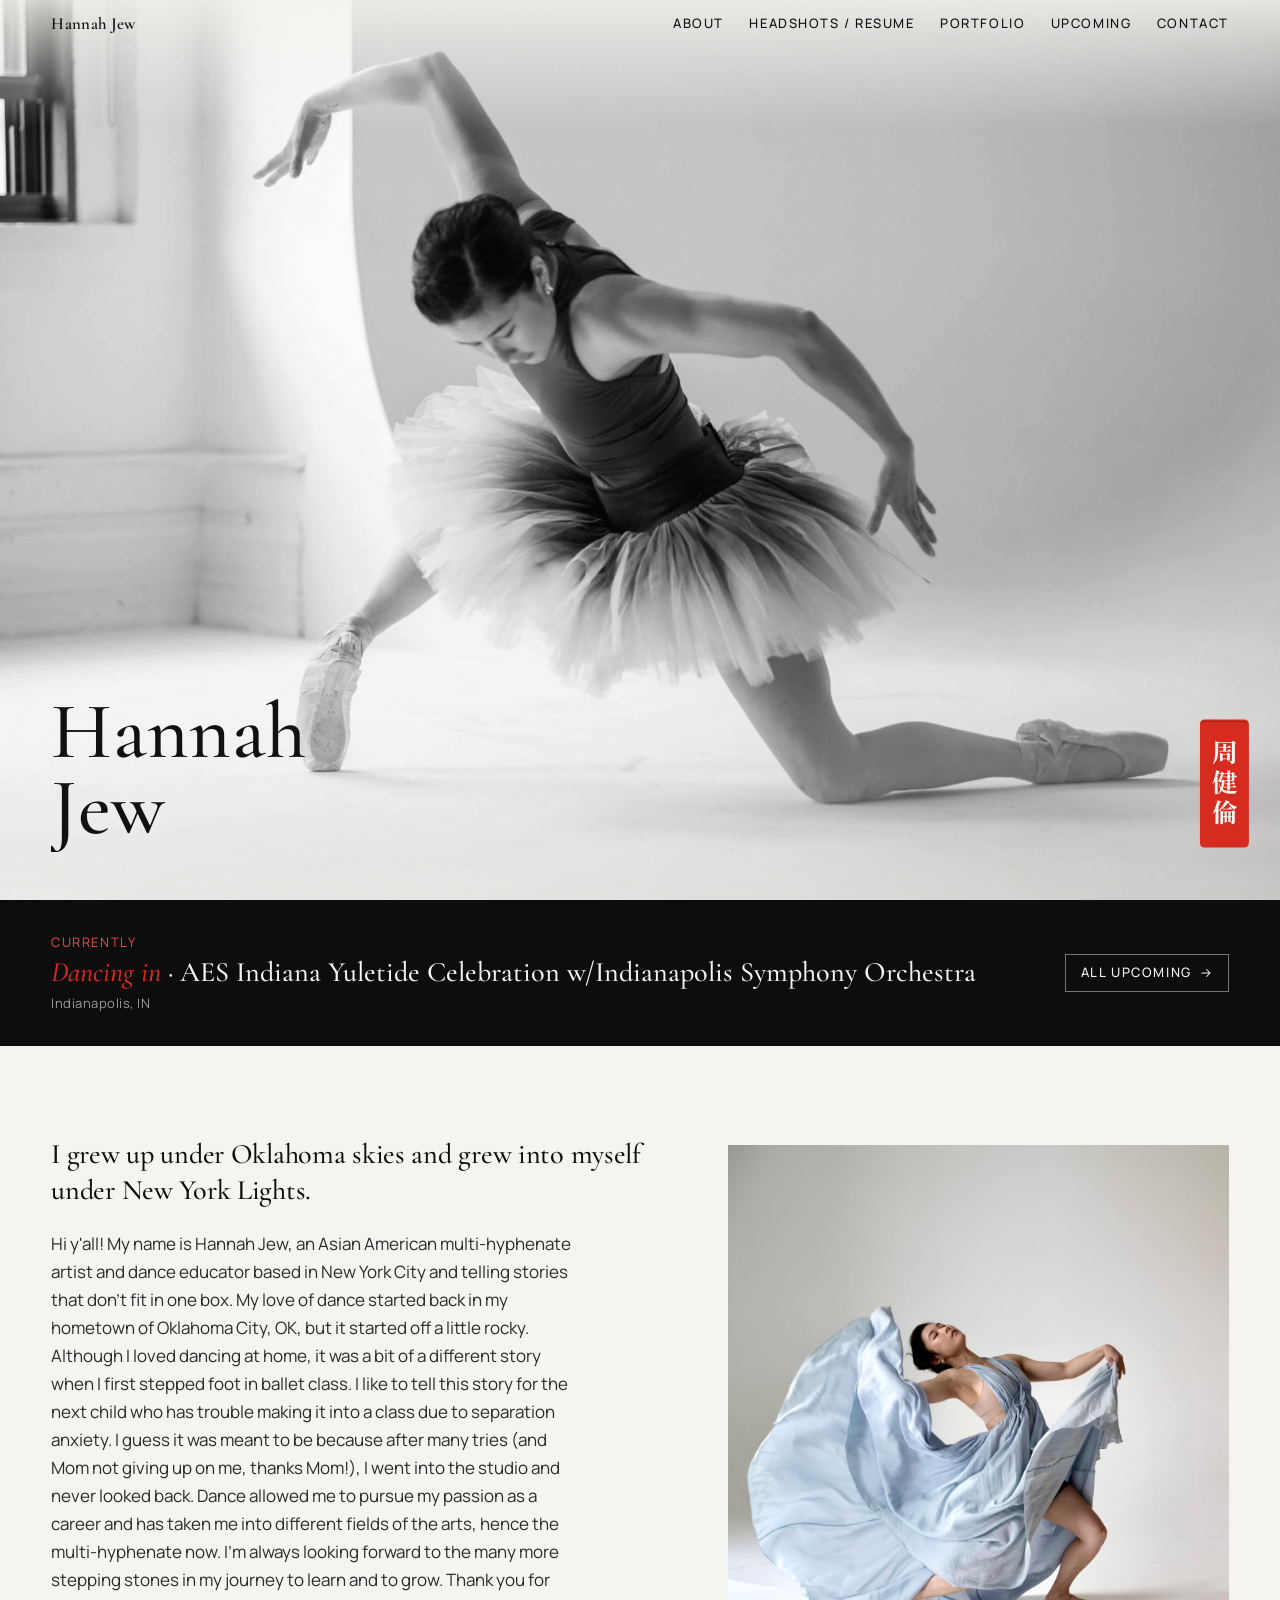
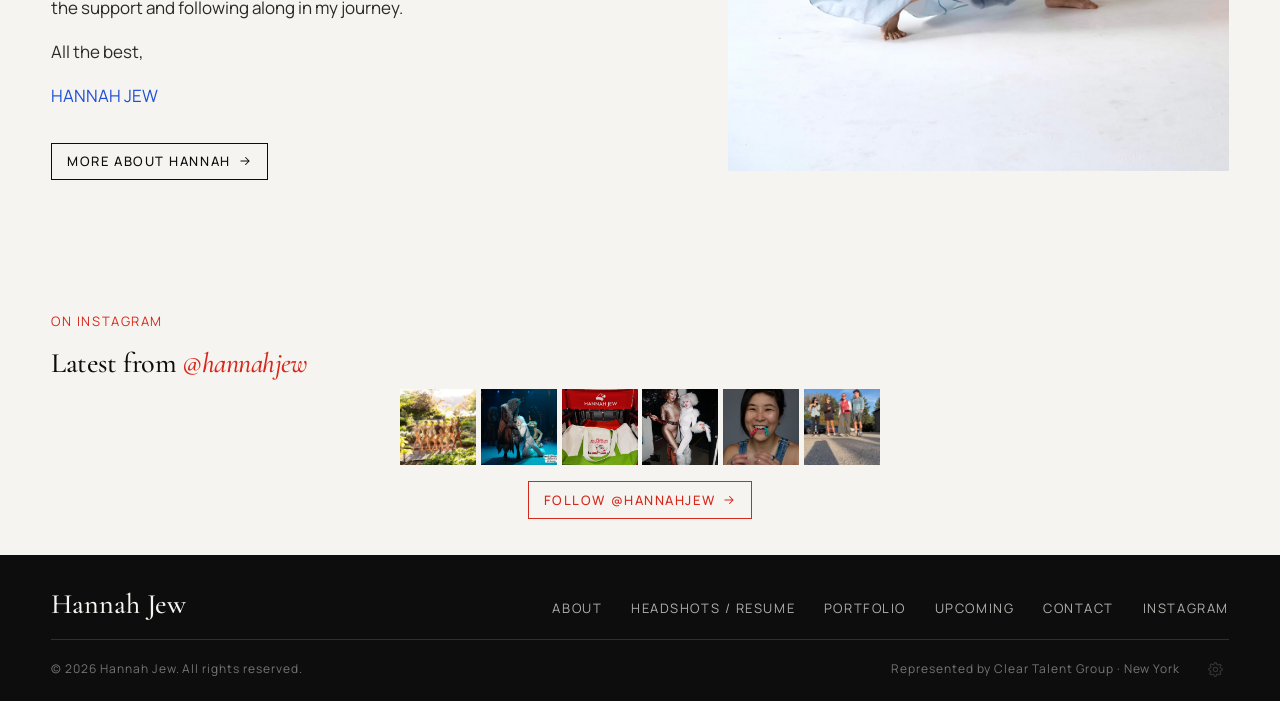
<file: index.html>
<!DOCTYPE html>
<html lang="en">
<head>
  <meta charset="UTF-8" />
  <meta name="viewport" content="width=device-width, initial-scale=1.0" />
  <title>Hannah Jew</title>
  <meta name="description" content="Hannah Jew 周健倫 is a NYC-based multi-hyphenate artist: dancer, choreographer, and educator. AEA. The King and I National Tour, New York City Opera, Nai-Ni Chen Dance Company." />
  <meta property="og:title" content="Hannah Jew" />
  <meta property="og:description" content="Dancer · Choreographer · Educator · New York City" />
  <meta property="og:image" content="https://hannahcjew.com/assets/img/hero-tutu-bw.jpg" />
  <link rel="preconnect" href="https://fonts.googleapis.com" />
  <link rel="preconnect" href="https://fonts.gstatic.com" crossorigin />
  <link href="https://fonts.googleapis.com/css2?family=Cormorant+Garamond:ital,wght@0,400;0,500;0,600;0,700;1,400;1,500;1,600&family=Manrope:wght@400;500;600;700&family=Noto+Serif+TC:wght@500;600;700&display=swap" rel="stylesheet" />
  <link rel="stylesheet" href="assets/css/style.css?v=2026-09-01b" />
  <link rel="icon" href="favicon-32.png" type="image/png" sizes="32x32" />
  <link rel="icon" href="favicon-512.png" type="image/png" sizes="512x512" />
  <link rel="apple-touch-icon" href="apple-touch-icon.png" />
</head>
<body>

  <header class="nav">
    <a class="nav__brand" href="index.html">
      <span>Hannah Jew</span>
    </a>
    <button class="nav__toggle" aria-label="Menu" aria-expanded="false">
      <span></span><span></span><span></span>
    </button>
    <nav class="nav__links">
      <a href="about.html">About</a>
      <a href="headshots.html">Headshots &amp; Resume</a>
      <a href="portfolio.html">Portfolio</a>
      <a href="upcoming.html">Upcoming</a>
      <a href="contact.html">Contact</a>
    </nav>
  </header>

  <main>
    <section class="hero">
      <div class="hero__img">
        <img data-home-hero src="assets/img/hero-tutu-bw.jpg" alt="Hannah Jew in a tutu and pointe shoes, folded forward in an expressive pose" fetchpriority="high" />
      </div>
      <div class="hero__content">
        <h1 class="hero__name" aria-label="Hannah Jew">
          <span class="line"><span class="split" aria-hidden="true">Hannah</span></span>
          <span class="line"><em class="split" aria-hidden="true">Jew</em></span>
        </h1>
        <div class="hero__zh-block">
          <span class="seal seal--hero" lang="zh-Hant">周健倫</span>
        </div>
      </div>
    </section>

    <section class="next-show">
      <div class="container will-reveal">
        <p class="kicker" data-home-next-kicker>Next on stage</p>
        <h2 data-home-next-title><em>CATS</em> · Victoria</h2>
        <p class="meta" data-home-next-venue>Beef &amp; Boards Dinner Theatre · Indianapolis, IN</p>
        <a class="btn" data-home-next-link href="upcoming.html">Dates &amp; tickets <svg class="i" viewBox="0 0 24 24" width="14" height="14" aria-hidden="true" fill="none" stroke="currentColor" stroke-width="1.8" stroke-linecap="round" stroke-linejoin="round"><path d="M5 12h14M13 6l6 6-6 6"/></svg></a>
      </div>
    </section>

    <section class="container">
      <div class="intro">
        <div class="will-reveal">
          <h2 data-home-headline>A multi-hyphenate artist moving between <em>ballet, Broadway, and heritage</em>, telling stories that don't fit in one box.</h2>
          <div class="home-body" data-home-body></div>
          <a class="btn" href="about.html"><span data-page-text="home.aboutCta">More about Hannah</span> <svg class="i" viewBox="0 0 24 24" width="14" height="14" aria-hidden="true" fill="none" stroke="currentColor" stroke-width="1.8" stroke-linecap="round" stroke-linejoin="round"><path d="M5 12h14M13 6l6 6-6 6"/></svg></a>
        </div>
        <figure class="intro__img will-reveal">
          <img data-home-intro-img src="assets/img/green-leotard.jpg" alt="Hannah Jew in a green leotard, arms curved in a sculptural contemporary shape" loading="lazy" />
        </figure>
      </div>
    </section>

    <section class="insta">
      <div class="container">
        <div class="page-head will-reveal">
          <p class="kicker" data-page-text="home.instaKicker">On Instagram</p>
          <h1 data-page-text="home.instaHeading">Latest from <em>@hannahjew</em></h1>
        </div>
        <div class="insta-grid">
          <a href="https://www.instagram.com/hannahjew" target="_blank" rel="noopener"><img src="assets/img/insta/insta-1.jpg" alt="Recent Instagram post from @hannahjew" loading="lazy" /></a>
          <a href="https://www.instagram.com/hannahjew" target="_blank" rel="noopener"><img src="assets/img/insta/insta-2.jpg" alt="" loading="lazy" /></a>
          <a href="https://www.instagram.com/hannahjew" target="_blank" rel="noopener"><img src="assets/img/insta/insta-3.jpg" alt="" loading="lazy" /></a>
          <a href="https://www.instagram.com/hannahjew" target="_blank" rel="noopener"><img src="assets/img/insta/insta-4.jpg" alt="" loading="lazy" /></a>
          <a href="https://www.instagram.com/hannahjew" target="_blank" rel="noopener"><img src="assets/img/insta/insta-5.jpg" alt="" loading="lazy" /></a>
          <a href="https://www.instagram.com/hannahjew" target="_blank" rel="noopener"><img src="assets/img/insta/insta-6.jpg" alt="" loading="lazy" /></a>
        </div>
        <p class="insta-follow will-reveal">
          <a class="btn btn--red" href="https://www.instagram.com/hannahjew" target="_blank" rel="noopener"><span data-page-text="home.instaCta">Follow @hannahjew</span> <svg class="i" viewBox="0 0 24 24" width="14" height="14" aria-hidden="true" fill="none" stroke="currentColor" stroke-width="1.8" stroke-linecap="round" stroke-linejoin="round"><path d="M5 12h14M13 6l6 6-6 6"/></svg></a>
        </p>
      </div>
    </section>
  </main>

  <footer class="footer">
    <div class="footer__top">
      <p class="footer__name">Hannah Jew</p>
      <nav class="footer__links">
        <a href="about.html">About</a>
        <a href="headshots.html">Headshots &amp; Resume</a>
        <a href="portfolio.html">Portfolio</a>
        <a href="upcoming.html">Upcoming</a>
        <a href="contact.html">Contact</a>
        <a href="https://www.instagram.com/hannahjew" target="_blank" rel="noopener">Instagram</a>
      </nav>
    </div>
    <div class="footer__bottom">
      <span>© <span data-year>2026</span> Hannah Jew. All rights reserved.</span>
      <span data-page-text="footer.note">Represented by Clear Talent Group · New York</span>
    </div>
  </footer>

  <script src="assets/js/config.js?v=2026-09-01b"></script>
  <script src="assets/js/main.js?v=2026-09-01b"></script>
  <script src="assets/js/content.js?v=2026-09-01b"></script>
  <script src="assets/js/studio.js?v=2026-09-01b"></script>
</body>
</html>
</file>
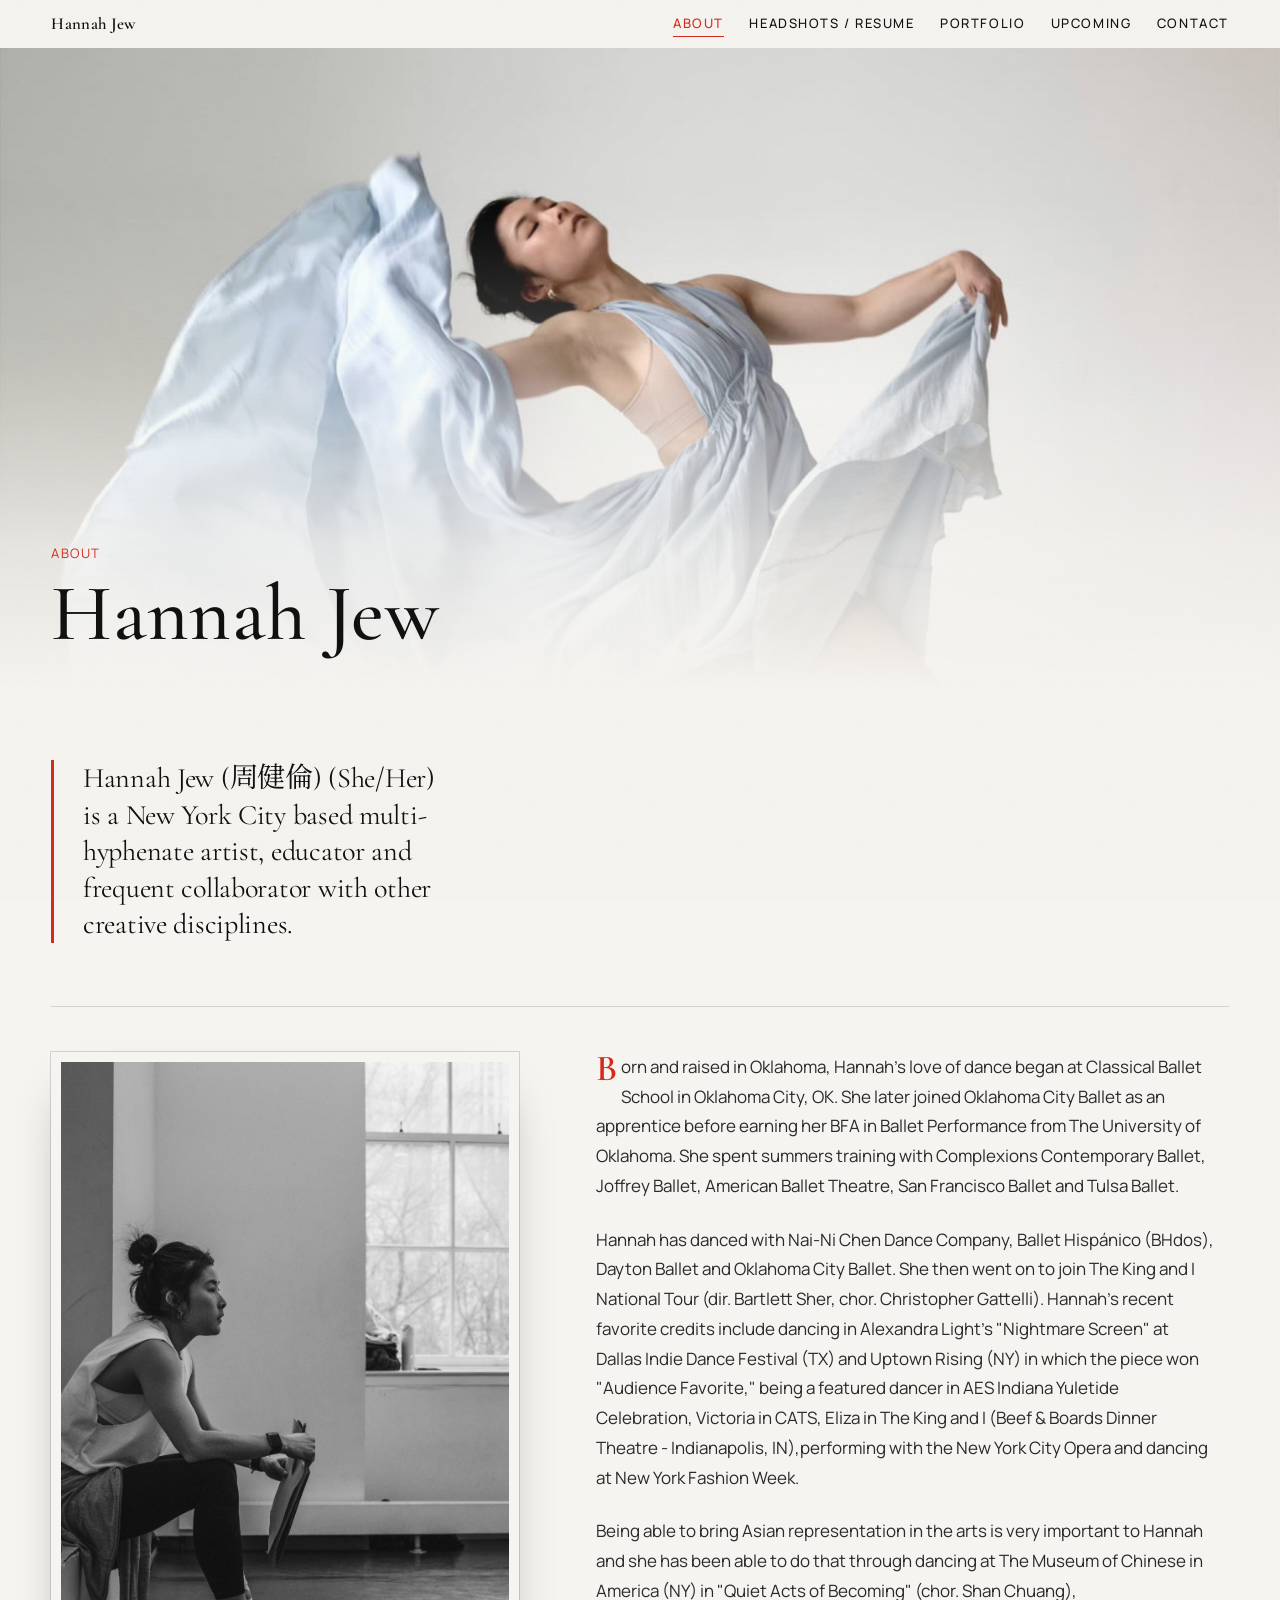
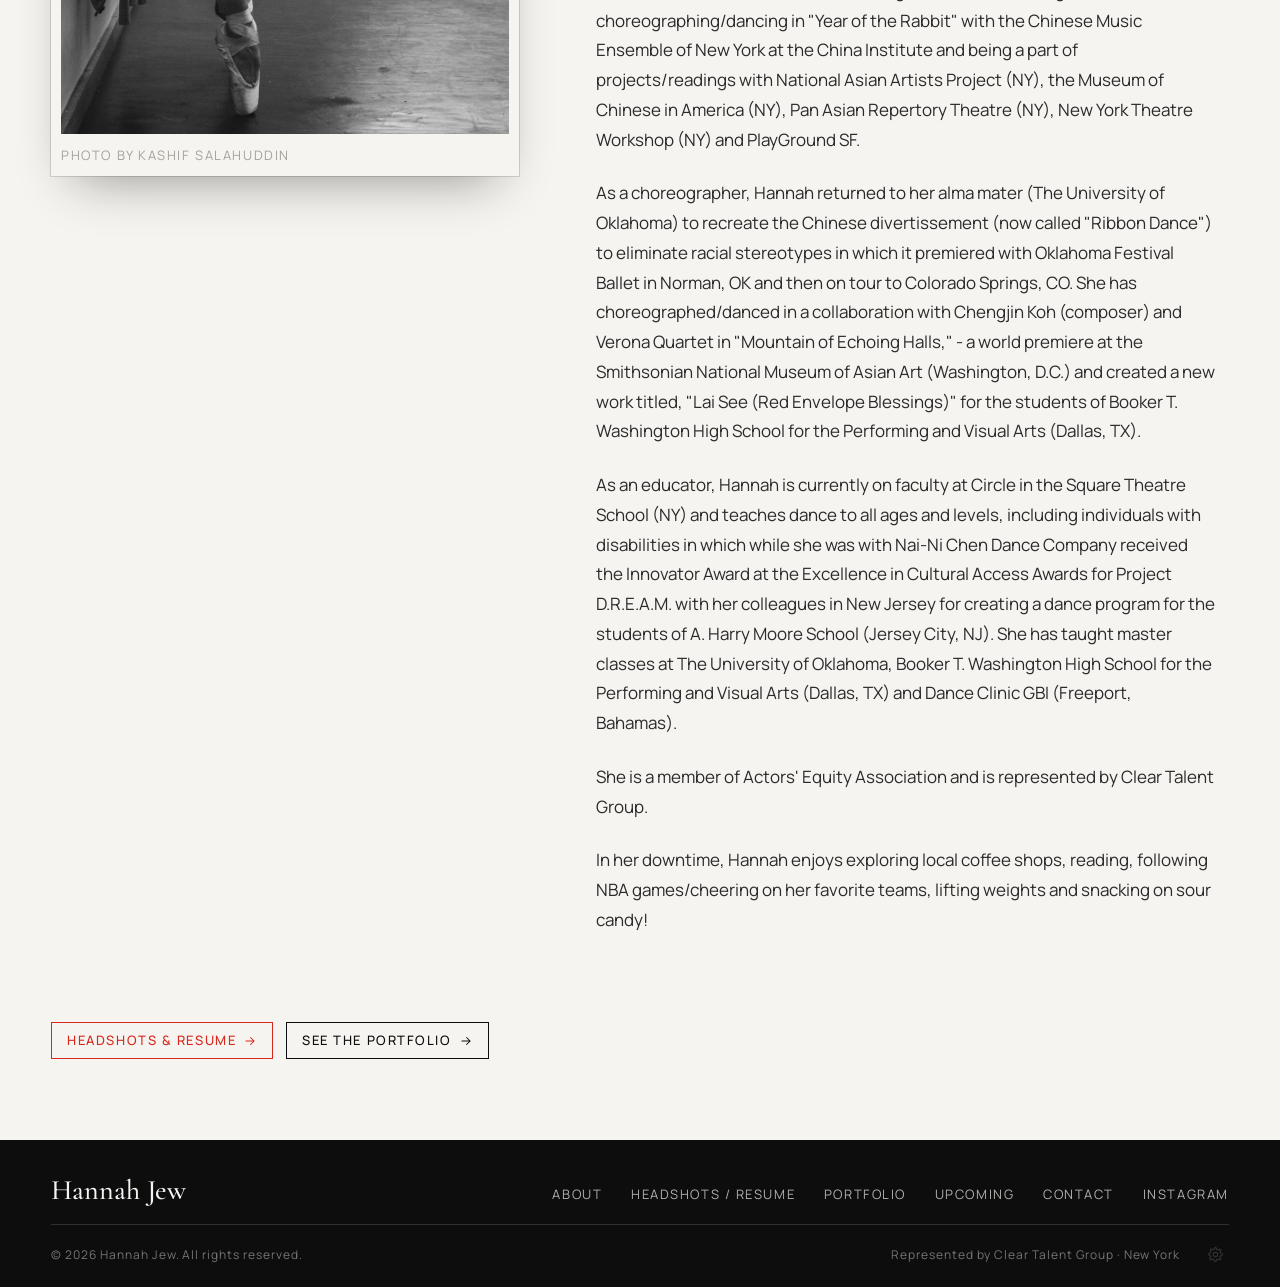
<file: about.html>
<!DOCTYPE html>
<html lang="en">
<head>
  <meta charset="UTF-8" />
  <meta name="viewport" content="width=device-width, initial-scale=1.0" />
  <title>Hannah Jew</title>
  <meta name="description" content="About Hannah Jew, a NYC-based dancer, choreographer, and educator. BFA Ballet Performance, The University of Oklahoma. AEA." />
  <link rel="preconnect" href="https://fonts.googleapis.com" />
  <link rel="preconnect" href="https://fonts.gstatic.com" crossorigin />
  <link href="https://fonts.googleapis.com/css2?family=Cormorant+Garamond:ital,wght@0,400;0,500;0,600;0,700;1,400;1,500;1,600&family=Manrope:wght@400;500;600;700&family=Noto+Serif+TC:wght@500;600;700&display=swap" rel="stylesheet" />
  <link rel="stylesheet" href="assets/css/style.css?v=2026-09-01b" />
  <link rel="icon" href="favicon-32.png" type="image/png" sizes="32x32" />
  <link rel="icon" href="favicon-512.png" type="image/png" sizes="512x512" />
  <link rel="apple-touch-icon" href="apple-touch-icon.png" />
</head>
<body class="page-magazine">

  <header class="nav is-scrolled">
    <a class="nav__brand" href="index.html">
      <span>Hannah Jew</span>
    </a>
    <button class="nav__toggle" aria-label="Menu" aria-expanded="false">
      <span></span><span></span><span></span>
    </button>
    <nav class="nav__links">
      <a href="about.html" class="is-active">About</a>
      <a href="headshots.html">Headshots &amp; Resume</a>
      <a href="portfolio.html">Portfolio</a>
      <a href="upcoming.html">Upcoming</a>
      <a href="contact.html">Contact</a>
    </nav>
  </header>

  <main>
    <section class="cover">
      <div class="cover__img">
        <img data-about-cover src="assets/img/blue-dress-flow.jpg" alt="Hannah Jew mid-turn, a pale blue dress sweeping around her" fetchpriority="high" />
      </div>
      <div class="cover__head">
        <p class="kicker" data-page-text="about.kicker">About</p>
        <h1 data-page-text="about.heading">Hannah Jew</h1>
        <p class="cover__credit" data-about-cover-credit></p>
      </div>
    </section>

    <div class="container">
      <p class="about-lead will-reveal" data-about-lead></p>

      <div class="about-feature">
        <figure class="about-portrait will-reveal">
          <img data-about-img src="assets/img/green-leotard.jpg" alt="Hannah Jew in a green leotard" loading="lazy" />
          <figcaption>
            <span data-about-caption></span>
            <span class="credit" data-about-credit></span>
          </figcaption>
        </figure>
        <div class="about-body will-reveal" data-about-copy>
          <!-- paragraphs come from site.json -->
        </div>
      </div>

      <div class="about-cta will-reveal">
        <a class="btn btn--red" href="headshots.html"><span data-page-text="about.ctaHeadshots">Headshots &amp; resume</span> <svg class="i" viewBox="0 0 24 24" width="14" height="14" aria-hidden="true" fill="none" stroke="currentColor" stroke-width="1.8" stroke-linecap="round" stroke-linejoin="round"><path d="M5 12h14M13 6l6 6-6 6"/></svg></a>
        <a class="btn" href="portfolio.html"><span data-page-text="about.ctaPortfolio">See the portfolio</span> <svg class="i" viewBox="0 0 24 24" width="14" height="14" aria-hidden="true" fill="none" stroke="currentColor" stroke-width="1.8" stroke-linecap="round" stroke-linejoin="round"><path d="M5 12h14M13 6l6 6-6 6"/></svg></a>
      </div>
    </div>
  </main>

  <footer class="footer">
    <div class="footer__top">
      <p class="footer__name">Hannah Jew</p>
      <nav class="footer__links">
        <a href="about.html">About</a>
        <a href="headshots.html">Headshots &amp; Resume</a>
        <a href="portfolio.html">Portfolio</a>
        <a href="upcoming.html">Upcoming</a>
        <a href="contact.html">Contact</a>
        <a href="https://www.instagram.com/hannahjew" target="_blank" rel="noopener">Instagram</a>
      </nav>
    </div>
    <div class="footer__bottom">
      <span>© <span data-year>2026</span> Hannah Jew. All rights reserved.</span>
      <span data-page-text="footer.note">Represented by Clear Talent Group · New York</span>
    </div>
  </footer>

  <script src="assets/js/config.js?v=2026-09-01b"></script>
  <script src="assets/js/main.js?v=2026-09-01b"></script>
  <script src="assets/js/content.js?v=2026-09-01b"></script>
  <script src="assets/js/studio.js?v=2026-09-01b"></script>
</body>
</html>
</file>
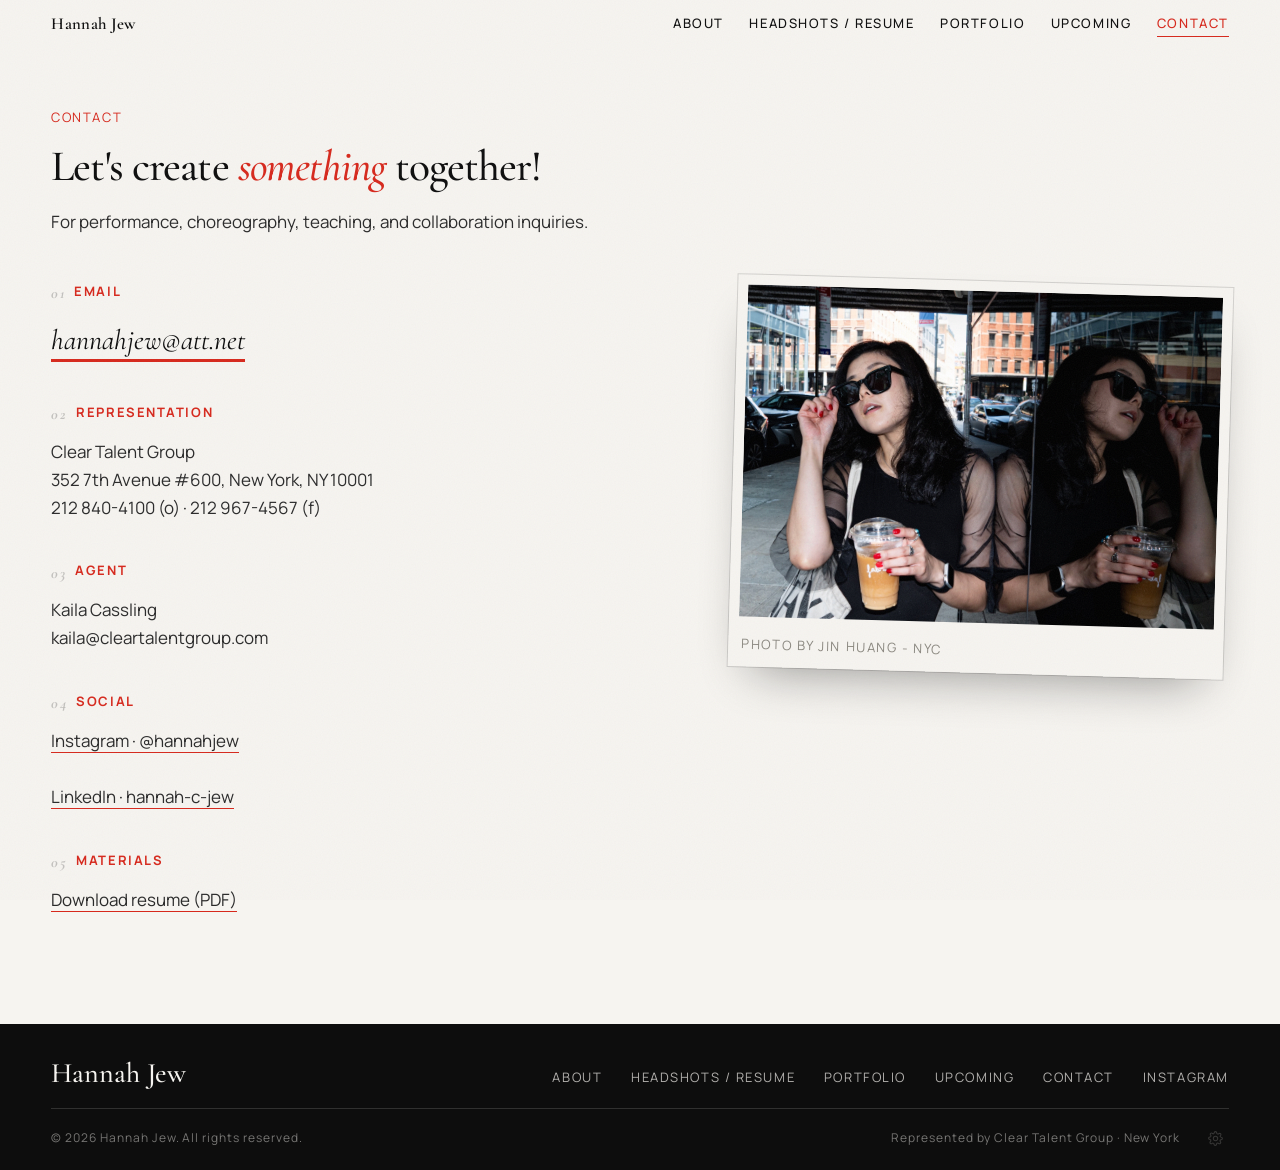
<file: contact.html>
<!DOCTYPE html>
<html lang="en">
<head>
  <meta charset="UTF-8" />
  <meta name="viewport" content="width=device-width, initial-scale=1.0" />
  <title>Hannah Jew</title>
  <meta name="description" content="Contact Hannah Jew for performance, choreography, and teaching inquiries. Represented by Clear Talent Group, New York." />
  <link rel="preconnect" href="https://fonts.googleapis.com" />
  <link rel="preconnect" href="https://fonts.gstatic.com" crossorigin />
  <link href="https://fonts.googleapis.com/css2?family=Cormorant+Garamond:ital,wght@0,400;0,500;0,600;0,700;1,400;1,500;1,600&family=Manrope:wght@400;500;600;700&family=Noto+Serif+TC:wght@500;600;700&display=swap" rel="stylesheet" />
  <link rel="stylesheet" href="assets/css/style.css?v=2026-09-01b" />
  <link rel="icon" href="favicon-32.png" type="image/png" sizes="32x32" />
  <link rel="icon" href="favicon-512.png" type="image/png" sizes="512x512" />
  <link rel="apple-touch-icon" href="apple-touch-icon.png" />
</head>
<body class="page-poster">

  <header class="nav is-scrolled">
    <a class="nav__brand" href="index.html">
      <span>Hannah Jew</span>
    </a>
    <button class="nav__toggle" aria-label="Menu" aria-expanded="false">
      <span></span><span></span><span></span>
    </button>
    <nav class="nav__links">
      <a href="about.html">About</a>
      <a href="headshots.html">Headshots &amp; Resume</a>
      <a href="portfolio.html">Portfolio</a>
      <a href="upcoming.html">Upcoming</a>
      <a href="contact.html" class="is-active">Contact</a>
    </nav>
  </header>

  <main class="page">
    <div class="container">
      <div class="page-head will-reveal">
        <p class="kicker" data-page-text="contact.kicker">Contact</p>
        <h1 data-contact-headline>Let's make <em>something</em></h1>
        <p class="sub" data-contact-sub>For performance, choreography, teaching, and collaboration inquiries.</p>
      </div>

      <div class="contact-grid">
        <div data-stagger>
          <div class="contact-block">
            <h3 data-page-text="contact.labelEmail">Email</h3>
            <a class="big" data-contact-email href="mailto:hannahjew@att.net">hannahjew@att.net</a>
          </div>
          <div class="contact-block">
            <h3 data-page-text="contact.labelRep">Representation</h3>
            <p data-contact-rep></p>
          </div>
          <div class="contact-block">
            <h3 data-page-text="contact.labelAgent">Agent</h3>
            <p data-contact-agent></p>
          </div>
          <div class="contact-block">
            <h3 data-page-text="contact.labelSocial">Social</h3>
            <p data-contact-social></p>
          </div>
          <div class="contact-block">
            <h3 data-page-text="contact.labelMaterials">Materials</h3>
            <p data-contact-materials></p>
          </div>
        </div>

        <figure class="will-reveal">
          <img data-contact-img src="assets/img/street-mirror.jpg" alt="Hannah in sunglasses reflected in a mirrored wall on a New York street" loading="lazy" />
          <figcaption data-contact-caption>New York City</figcaption>
        </figure>
      </div>
    </div>
  </main>

  <footer class="footer">
    <div class="footer__top">
      <p class="footer__name">Hannah Jew</p>
      <nav class="footer__links">
        <a href="about.html">About</a>
        <a href="headshots.html">Headshots &amp; Resume</a>
        <a href="portfolio.html">Portfolio</a>
        <a href="upcoming.html">Upcoming</a>
        <a href="contact.html">Contact</a>
        <a href="https://www.instagram.com/hannahjew" target="_blank" rel="noopener">Instagram</a>
      </nav>
    </div>
    <div class="footer__bottom">
      <span>© <span data-year>2026</span> Hannah Jew. All rights reserved.</span>
      <span data-page-text="footer.note">Represented by Clear Talent Group · New York</span>
    </div>
  </footer>

  <script src="assets/js/config.js?v=2026-09-01b"></script>
  <script src="assets/js/main.js?v=2026-09-01b"></script>
  <script src="assets/js/content.js?v=2026-09-01b"></script>
  <script src="assets/js/studio.js?v=2026-09-01b"></script>
</body>
</html>
</file>
<file: assets/css/style.css>
/* ============================================================
   HANNAH JEW 周健倫 · hannahcjew.com
   Design system: ink black / warm paper white / seal-stamp red
   Type: Cormorant Garamond (display serif) · Manrope (UI/body)
         Noto Serif TC (Chinese)
   ============================================================ */

:root {
  --ink: #0d0d0d;
  --ink-rgb: 13 13 13;
  --ink-soft: #2a2a2a;
  --paper: #f6f4f0;
  --paper-rgb: 246 244 240;
  --paper-dim: #ece9e3;
  --red: #d7281c;          /* vermillion, Chinese seal-paste red */
  --red-deep: #b01f15;
  --grey: #8a877f;
  --line: rgb(var(--ink-rgb) / 0.14);

  --font-display: "Cormorant Garamond", "Noto Serif TC", Georgia, serif;
  --font-ui: "Manrope", "Helvetica Neue", Arial, sans-serif;
  --sans: var(--font-ui);
  --font-tc: "Noto Serif TC", "Songti TC", "SimSun", serif;

  --nav-h: 48px;
  --pad: clamp(1.25rem, 4vw, 3.5rem);
  --ease-out: cubic-bezier(0.16, 1, 0.3, 1);

  --text-xs: 0.75rem;
  --text-sm: 0.8125rem;
  --text-body: 1.0625rem;
  --text-h2: clamp(1.35rem, 2.2vw, 1.8rem);
  --text-h1: clamp(1.85rem, 3.4vw, 2.75rem);
  --text-display: clamp(2.4rem, 6.4vw, 5rem);
  --ls-label: 0.12em;
}

/* ============================================================
   THEMES
   Five looks, all switchable from the dropdown in the nav.
   The default is set in assets/js/config.js.
   1. seal      · paper white / ink / vermillion (the original)
   2. noir      · ink black stage, paper text, red spotlight
   3. porcelain · gallery white with cobalt blue (Chinese porcelain)
   4. crimson   · deep red curtain, gold-cream text
   5. jade      · soft celadon paper with deep jade green
   ============================================================ */

[data-theme="noir"] {
  --ink: #f2efe9;
  --ink-rgb: 242 239 233;
  --ink-soft: #c9c5bd;
  --paper: #0e0d0c;
  --paper-rgb: 14 13 12;
  --paper-dim: #191715;
  --red: #ff3b2e;
  --red-deep: #d7281c;
  --grey: #7d7a73;
  --line: rgb(var(--ink-rgb) / 0.16);
}

[data-theme="porcelain"] {
  --ink: #101728;
  --ink-rgb: 16 23 40;
  --ink-soft: #33405c;
  --paper: #f5f7fa;
  --paper-rgb: 245 247 250;
  --paper-dim: #e8edf4;
  --red: #1b4fd8;
  --red-deep: #143ca8;
  --grey: #828b9c;
  --line: rgb(var(--ink-rgb) / 0.13);
}

[data-theme="crimson"] {
  --ink: #f7ead8;
  --ink-rgb: 247 234 216;
  --ink-soft: #d9c6ae;
  --paper: #2a0705;
  --paper-rgb: 42 7 5;
  --paper-dim: #3a0f0c;
  --red: #ff4a3d;
  --red-deep: #e03325;
  --grey: #a08672;
  --line: rgb(var(--ink-rgb) / 0.18);
}

[data-theme="jade"] {
  --ink: #12241c;
  --ink-rgb: 18 36 28;
  --ink-soft: #33503f;
  --paper: #eff3ec;
  --paper-rgb: 239 243 236;
  --paper-dim: #e2e9dd;
  --red: #0e7a4f;
  --red-deep: #0a5c3b;
  --grey: #7f8f82;
  --line: rgb(var(--ink-rgb) / 0.14);
}

/* ------------------------------------------------------------
   THEME AMBIENCE
   Each theme gets its own living background layer:
   noir      · a stage spotlight that follows the cursor
   porcelain · slow-drifting pools of blue light
   crimson   · a silky sheen sweeping across the curtain
   jade      · soft mist breathing across the page
   ------------------------------------------------------------ */
body::before {
  content: "";
  position: fixed;
  inset: -25%;
  pointer-events: none;
  z-index: 8990;
  opacity: 0;
  transition: opacity 1.2s var(--ease-out);
}

[data-theme="noir"] body::before {
  inset: 0; /* spotlight tracks the cursor in viewport coordinates */
  opacity: 1;
  background: radial-gradient(
    46rem circle at var(--mx, 50%) var(--my, 30%),
    rgb(255 233 195 / 0.11),
    rgb(255 233 195 / 0.04) 42%,
    transparent 68%
  );
  mix-blend-mode: screen;
}

[data-theme="porcelain"] body::before {
  opacity: 1;
  background:
    radial-gradient(40rem 26rem at 16% 22%, rgb(27 79 216 / 0.08), transparent 68%),
    radial-gradient(46rem 30rem at 86% 74%, rgb(27 79 216 / 0.06), transparent 68%);
  animation: ambientDrift 24s ease-in-out infinite alternate;
}

[data-theme="crimson"] body::before {
  opacity: 1;
  background: linear-gradient(
    105deg,
    transparent 32%,
    rgb(255 170 110 / 0.10) 46%,
    rgb(255 170 110 / 0.04) 52%,
    transparent 64%
  );
  background-size: 280% 100%;
  animation: ambientSheen 10s ease-in-out infinite;
}

[data-theme="jade"] body::before {
  opacity: 1;
  background:
    radial-gradient(44rem 26rem at 24% 78%, rgb(14 122 79 / 0.08), transparent 70%),
    radial-gradient(38rem 24rem at 80% 18%, rgb(14 122 79 / 0.05), transparent 70%);
  animation: ambientDrift 30s ease-in-out infinite alternate;
}

@keyframes ambientDrift {
  to { transform: translate3d(4%, -3%, 0) scale(1.08); }
}
@keyframes ambientSheen {
  0% { background-position: 130% 0; }
  60% { background-position: -30% 0; }
  100% { background-position: -30% 0; }
}

/* theme-change sweep: view transition circle reveal */
::view-transition-old(root),
::view-transition-new(root) {
  animation: none;
  mix-blend-mode: normal;
}
/* fallback crossfade for browsers without view transitions */
html.theme-fading,
html.theme-fading * {
  transition: background-color 0.6s var(--ease-out), color 0.6s var(--ease-out),
    border-color 0.6s var(--ease-out) !important;
}

/* ---------- reset ---------- */
*, *::before, *::after { box-sizing: border-box; margin: 0; padding: 0; }
html { scroll-behavior: smooth; font-optical-sizing: auto; }
body {
  font-family: var(--font-ui);
  background: var(--paper);
  color: var(--ink);
  font-size: var(--text-body);
  line-height: 1.65;
  -webkit-font-smoothing: antialiased;
  overflow-x: hidden;
  min-height: 100svh;
  display: flex;
  flex-direction: column;
}
main { flex: 1; }
img { display: block; max-width: 100%; height: auto; }
a { color: inherit; text-decoration: none; }
ul { list-style: none; }
button { font: inherit; background: none; border: none; cursor: pointer; color: inherit; }

::selection { background: var(--red); color: var(--paper); }

/* subtle film grain over everything */
body::after {
  content: "";
  position: fixed;
  inset: 0;
  pointer-events: none;
  z-index: 9000;
  opacity: 0.05;
  background-image: url("data:image/svg+xml,%3Csvg xmlns='http://www.w3.org/2000/svg' width='120' height='120'%3E%3Cfilter id='n'%3E%3CfeTurbulence type='fractalNoise' baseFrequency='0.85' numOctaves='2'/%3E%3C/filter%3E%3Crect width='120' height='120' filter='url(%23n)'/%3E%3C/svg%3E");
}

/* ---------- seal stamp (logo) ---------- */
.seal {
  display: inline-flex;
  align-items: center;
  justify-content: center;
  background: var(--red);
  color: var(--paper);
  font-family: var(--font-tc);
  font-weight: 700;
  writing-mode: vertical-rl;
  letter-spacing: 0.18em;
  border-radius: 3px;
  box-shadow: 0 1px 0 rgba(0,0,0,0.25) inset, 0 0 0 1.5px var(--red);
  outline: 1px solid transparent;
  user-select: none;
  line-height: 1;
}
.seal--nav {
  font-size: 0.78rem;
  padding: 0.5em 0.32em;
  transform: rotate(0.001deg);
}
.seal--hero {
  font-size: clamp(1.1rem, 2.2vw, 1.6rem);
  padding: 0.65em 0.4em;
  transform: none;
  animation: sealStamp 1s 1.15s var(--ease-out) both;
}
@keyframes sealStamp {
  from { opacity: 0; transform: scale(1.08); }
  to { opacity: 1; transform: none; }
}
.seal--footer { font-size: 0.9rem; padding: 0.6em 0.38em; }

/* ---------- navigation ---------- */
.nav {
  position: fixed;
  top: 0; left: 0; right: 0;
  z-index: 1000;
  height: var(--nav-h);
  display: flex;
  align-items: center;
  justify-content: space-between;
  padding: 0 var(--pad);
  transition: background 0.4s var(--ease-out), box-shadow 0.4s var(--ease-out);
}
/* the blur lives on a pseudo-element: backdrop-filter on the nav
   itself would trap the fixed fullscreen mobile menu inside the bar */
.nav::before {
  content: "";
  position: absolute;
  inset: 0;
  z-index: -1;
  background: rgb(var(--paper-rgb) / 0.88);
  backdrop-filter: blur(14px);
  -webkit-backdrop-filter: blur(14px);
  opacity: 0;
  transition: opacity 0.4s var(--ease-out);
}
.nav.is-scrolled::before { opacity: 1; }
.nav.is-scrolled { box-shadow: 0 1px 0 var(--line); }
.nav__brand {
  display: flex;
  align-items: center;
  gap: 0.75rem;
  font-family: var(--font-display);
  font-weight: 600;
  font-size: 1.05rem;
  letter-spacing: 0.02em;
}
.nav__brand .zh {
  font-family: var(--font-tc);
  font-size: 0.95rem;
  color: var(--ink-soft);
}
.nav__links {
  display: flex;
  gap: clamp(0.85rem, 2vw, 1.7rem);
  align-items: center;
}
.nav__links a {
  font-size: var(--text-sm);
  font-weight: 500;
  letter-spacing: var(--ls-label);
  text-transform: uppercase;
  position: relative;
  padding: 0.2em 0;
}
.nav__links a::after {
  content: "";
  position: absolute;
  left: 0; bottom: 0;
  width: 100%; height: 1.5px;
  background: var(--red);
  transform: scaleX(0);
  transform-origin: right;
  transition: transform 0.35s var(--ease-out);
}
.nav__links a:hover::after,
.nav__links a.is-active::after { transform: scaleX(1); transform-origin: left; }
.nav__links a.is-active { color: var(--red); }
.nav-chip {
  display: inline-flex;
  align-items: center;
  position: relative;
}
.nav-chip.is-nav-hidden { display: none; }
body.hj-edit .nav-chip.is-nav-hidden { display: inline-flex; }
body.hj-edit .nav-chip.is-nav-hidden a { opacity: 0.4; }
.nav-chip__x {
  display: none;
  position: absolute;
  top: -0.55rem;
  right: -0.7rem;
  width: 18px;
  height: 18px;
  border-radius: 999px;
  border: 1px solid var(--line);
  background: var(--paper);
  color: var(--ink);
  font-size: 0.75rem;
  line-height: 1;
  cursor: pointer;
  place-items: center;
  z-index: 3;
}
body.hj-edit .nav-chip__x { display: grid; }
.nav-chip__x:hover { background: var(--red); border-color: var(--red); color: #fff; }

.nav__toggle {
  display: none;
  z-index: 1102;
  width: 32px; height: 32px;
  position: relative;
}
.nav__toggle span {
  position: absolute;
  left: 8px; right: 8px;
  height: 2px;
  background: currentColor;
  transition: transform 0.35s var(--ease-out), opacity 0.25s;
}
.nav__toggle span:nth-child(1) { top: 8px; }
.nav__toggle span:nth-child(2) { top: 15px; }
.nav__toggle span:nth-child(3) { top: 22px; }
.nav__toggle[aria-expanded="true"] span:nth-child(1) { transform: translateY(7px) rotate(45deg); }
.nav__toggle[aria-expanded="true"] span:nth-child(2) { opacity: 0; }
.nav__toggle[aria-expanded="true"] span:nth-child(3) { transform: translateY(-7px) rotate(-45deg); }

@media (max-width: 820px) {
  .nav__toggle { display: block; }
  /* the mobile menu becomes a playbill of its own:
     numbered italic serif entries rising in one after another,
     with the Chinese name watermarked down the right edge */
  .nav__links {
    position: fixed;
    inset: 0;
    z-index: 1100;
    flex-direction: column;
    align-items: flex-start;
    justify-content: center;
    gap: 1.3rem;
    padding-left: clamp(2rem, 10vw, 4rem);
    background: var(--ink);
    color: var(--paper);
    /* circular wipe out of the hamburger corner */
    clip-path: circle(0px at calc(100% - 40px) 38px);
    pointer-events: none;
    transition: clip-path 0.65s var(--ease-out);
  }
  .nav__links.is-open {
    clip-path: circle(150% at calc(100% - 40px) 38px);
    pointer-events: auto;
  }
  .nav__links a {
    font-family: var(--font-display);
    font-style: italic;
    font-weight: 400;
    font-size: clamp(1.55rem, 5.5vw, 2.05rem);
    letter-spacing: 0.01em;
    text-transform: none;
    opacity: 0;
    transform: translateY(26px);
    transition: opacity 0.5s var(--ease-out), transform 0.5s var(--ease-out);
  }
  .nav__links a::after { height: 2px; bottom: 0.06em; }
  .nav__links.is-open a { opacity: 1; transform: none; }
  .nav__links.is-open .nav-chip:nth-child(1) a { transition-delay: 0.08s; }
  .nav__links.is-open .nav-chip:nth-child(2) a { transition-delay: 0.15s; }
  .nav__links.is-open .nav-chip:nth-child(3) a { transition-delay: 0.22s; }
  .nav__links.is-open .nav-chip:nth-child(4) a { transition-delay: 0.29s; }
  .nav__links.is-open .nav-chip:nth-child(5) a { transition-delay: 0.36s; }
  body.nav-open { overflow: hidden; }
  body.nav-open .nav__toggle { color: var(--paper); }
}

/* ---------- hero (home) ---------- */
.hero {
  position: relative;
  min-height: 100svh;
  display: grid;
  grid-template-columns: 1fr;
  grid-template-rows: 1fr auto; /* name block takes the space, ticker pins to the bottom edge */
  overflow: hidden;
  background: var(--paper);
}
.hero__img {
  position: absolute;
  inset: 0;
  overflow: hidden;
  animation: heroReveal 1.5s var(--ease-out) both;
}
@keyframes heroReveal {
  from { opacity: 0; clip-path: inset(0 0 14% 0); }
  to { opacity: 1; clip-path: inset(0 0 0 0); }
}
.hero__img img {
  width: 100%; height: 100%;
  object-fit: cover;
  object-position: center 30%;
  filter: none;
  transform-origin: 50% 35%;
  animation: kenBurns 30s ease-in-out infinite alternate;
  transition: filter 1s var(--ease-out);
}
@keyframes kenBurns {
  from { transform: scale(1.02); }
  to { transform: scale(1.14) translateX(-1.5%); }
}
/* the hero photograph stays black and white in every theme;
   only noir deepens the contrast slightly for its darker stage */
[data-theme="noir"] .hero__img img {
  filter: contrast(1.08) brightness(0.92);
}
.hero__img::after {
  content: "";
  position: absolute; inset: 0;
  pointer-events: none;
  background:
    linear-gradient(to bottom, rgb(var(--paper-rgb) / 0.85) 0%, rgb(var(--paper-rgb) / 0) 14%),
    linear-gradient(to top, rgb(var(--paper-rgb) / 0.55) 0%, rgb(var(--paper-rgb) / 0) 26%);
}
.hero__content {
  position: relative;
  z-index: 2;
  align-self: end;
  padding: 0 var(--pad) clamp(2.5rem, 6vh, 5rem);
  display: flex;
  align-items: flex-end;
  justify-content: space-between;
  gap: 2rem;
  flex-wrap: wrap;
}
.hero__name {
  font-family: var(--font-display);
  font-weight: 500;
  font-size: var(--text-display);
  line-height: 0.95;
  letter-spacing: 0.005em;
}
.hero__name .line {
  display: block;
  overflow: hidden;
  padding-bottom: 0.08em;
  margin-bottom: -0.08em;
}
.hero__name em {
  /* upright: Bodoni's italic capital J reads oddly at display sizes */
  font-style: normal;
  font-weight: 500;
  color: inherit;
}
.hero__name .char {
  display: inline-block;
  transform: translateY(118%) rotate(5deg);
  transform-origin: 0 100%;
  animation: charUp 1s var(--ease-out) forwards;
  animation-delay: calc(0.3s + var(--i) * 0.06s);
}
@keyframes charUp {
  to { transform: translateY(0) rotate(0); }
}
.hero__zh-block {
  display: flex;
  align-items: flex-end;
  gap: 1rem;
  margin-left: auto;
  translate: 1.15rem 0;
}
.fade-in {
  opacity: 0;
  animation: fadeIn 1.2s 0.9s var(--ease-out) forwards;
}
@keyframes fadeIn { to { opacity: 1; } }

/* ---------- generic page scaffolding ---------- */
.page {
  padding-top: calc(var(--nav-h) + clamp(2rem, 6vh, 4.5rem));
  padding-bottom: clamp(3rem, 8vh, 6rem);
}
.container {
  width: min(1200px, 100% - 2 * var(--pad));
  margin-inline: auto;
}

/* Full-bleed bars (nav, hero, covers, footer) line their contents up with
   the .container measure so every left and right edge matches down the page. */
.nav,
.hero__content,
.cover__head,
.footer { padding-inline: max(var(--pad), calc((100% - 1200px) / 2)); }

.page-head { margin-bottom: clamp(2rem, 5vh, 4rem); }
.page-head .kicker {
  display: inline-flex;
  align-items: center;
  gap: 0.6rem;
  font-size: var(--text-sm);
  letter-spacing: var(--ls-label);
  text-transform: uppercase;
  color: var(--red);
  margin-bottom: 1rem;
}
.page-head h1 {
  font-family: var(--font-display);
  font-weight: 500;
  font-size: var(--text-h1);
  line-height: 1.05;
  letter-spacing: -0.02em;
}
.page-head h1 em { font-style: italic; color: var(--red); }
.page-head .sub {
  margin-top: 1.1rem;
  max-width: 56ch;
  color: var(--ink-soft);
  font-size: var(--text-body);
}

/* scroll-reveal */
/* every page eases in as a whole before its sections take the stage */
main {
  animation: pageEnter 0.9s var(--ease-out) both;
}
@keyframes pageEnter {
  from { opacity: 0; }
  to { opacity: 1; }
}

/* sections rise softly out of a slight blur, like focus being pulled */
.will-reveal {
  opacity: 0;
  transform: translateY(34px);
  filter: blur(7px);
  transition:
    opacity 1.1s var(--ease-out),
    transform 1.1s var(--ease-out),
    filter 0.9s var(--ease-out);
}
.will-reveal.is-visible { opacity: 1; transform: none; filter: none; }

/* [data-stagger] grids cascade child by child; --d is set in main.js */
[data-stagger] > * {
  opacity: 0;
  transform: translateY(32px) scale(0.985);
  transition:
    opacity 1s var(--ease-out) calc(var(--d, 0) * 120ms),
    transform 1s var(--ease-out) calc(var(--d, 0) * 120ms);
}
[data-stagger].is-visible > * { opacity: 1; transform: none; }

/* portrait photos settle out of a slow zoom as their page reveals */
.about-portrait,
.contact-grid figure { overflow: hidden; }
.about-portrait img,
.contact-grid figure img {
  transform: scale(1.06);
  transition: transform 1.6s var(--ease-out);
}
.about-portrait.is-visible img,
.contact-grid figure.is-visible img { transform: scale(1); }

/* ---------- buttons ---------- */
.btn {
  display: inline-flex;
  align-items: center;
  gap: 0.45rem;
  padding: 0.55em 1.15em;
  border: 1px solid var(--ink);
  font-size: var(--text-sm);
  font-weight: 500;
  letter-spacing: var(--ls-label);
  text-transform: uppercase;
  transition: background 0.3s var(--ease-out), color 0.3s var(--ease-out), border-color 0.3s;
}
.btn:hover { background: var(--ink); color: var(--paper); }
.btn--red { border-color: var(--red); color: var(--red); }
.btn--red:hover { background: var(--red); color: var(--paper); }
.btn--solid { background: var(--ink); color: var(--paper); }
.btn--solid:hover { background: var(--red); border-color: var(--red); }
.i {
  display: inline-block;
  flex-shrink: 0;
  vertical-align: -0.12em;
}
.hj-item-tools button .i,
.filter-chip__x .i,
.nav-chip__x .i,
.work-player__close .i,
.lightbox__close .i {
  display: block;
}

/* ---------- home: intro strip ---------- */
.intro {
  display: grid;
  grid-template-columns: 1.1fr 0.9fr;
  gap: clamp(2rem, 5vw, 5rem);
  align-items: center;
  padding-block: clamp(4rem, 10vh, 7rem);
}
.intro h2 {
  font-family: var(--font-display);
  font-weight: 500;
  font-size: var(--text-h2);
  line-height: 1.3;
  letter-spacing: -0.01em;
}
.intro h2 em { font-style: italic; color: var(--red); }
.intro p { margin-top: 1.3rem; color: var(--ink-soft); max-width: 52ch; }
.home-body { margin-top: 1.3rem; max-width: 52ch; }
.home-body p { color: var(--ink-soft); }
.home-body p + p { margin-top: 1rem; }
.intro .btn { margin-top: 2rem; }
.intro__img {
  position: relative;
}
.intro__img img {
  width: 100%;
  aspect-ratio: 4 / 5;
  object-fit: cover;
  /* the photo settles out of a slow zoom as it reveals */
  transform: scale(1.07);
  transition: transform 1.6s var(--ease-out);
}
.intro__img.is-visible img { transform: scale(1); }
@media (max-width: 820px) {
  .intro { grid-template-columns: 1fr; }
}

/* ---------- home: category cards ---------- */
.cats {
  display: grid;
  grid-template-columns: repeat(4, 1fr);
  gap: 1px;
  background: var(--line);
  border-block: 1px solid var(--line);
}
.cat-card {
  position: relative;
  background: var(--paper);
  aspect-ratio: 3 / 4;
  overflow: hidden;
  display: block;
}
.cat-card img {
  width: 100%; height: 100%;
  object-fit: cover;
  transition: transform 0.8s var(--ease-out);
}
.cat-card:hover img { transform: scale(1.045); }
.cat-card__label {
  position: absolute;
  left: 0; right: 0; bottom: 0;
  padding: 1.1rem 1.2rem;
  display: flex;
  align-items: center;
  justify-content: space-between;
  background: linear-gradient(to top, rgb(var(--ink-rgb) / 0.72), transparent);
  color: var(--paper);
  font-size: var(--text-sm);
  font-weight: 600;
  letter-spacing: var(--ls-label);
  text-transform: uppercase;
}
.cat-card__label .arrow { transition: transform 0.35s var(--ease-out); }
.cat-card:hover .arrow { transform: translateX(6px); color: var(--red); }
@media (max-width: 820px) {
  /* on phones the categories become a swipeable film strip */
  .cats {
    display: flex;
    overflow-x: auto;
    scroll-snap-type: x mandatory;
    gap: 1rem;
    background: none;
    border-block: none;
    padding: 0.4rem var(--pad) 1.4rem;
    scrollbar-width: none;
  }
  .cats::-webkit-scrollbar { display: none; }
  .cat-card {
    flex: 0 0 74%;
    scroll-snap-align: center;
    border-radius: 8px;
  }
  .cat-card img { border-radius: 8px; }
  .cat-card__label { border-radius: 0 0 8px 8px; }
}

/* ---------- home: next performance, right under the hero ---------- */
.next-show {
  background: var(--ink);
  color: var(--paper);
  padding-block: clamp(1.4rem, 3.5vh, 2.1rem);
}
.next-show .container {
  display: grid;
  grid-template-columns: 1fr auto;
  align-items: center;
  column-gap: clamp(1.2rem, 3vw, 2.4rem);
  row-gap: 0.28rem;
}
.next-show .kicker {
  grid-column: 1;
  color: color-mix(in srgb, var(--red) 80%, white);
  font-size: var(--text-sm);
  letter-spacing: var(--ls-label);
  text-transform: uppercase;
}
.next-show h2 {
  grid-column: 1;
  font-family: var(--font-display);
  font-weight: 500;
  font-size: var(--text-h2);
  line-height: 1.1;
  color: var(--paper);
}
.next-show h2 em { font-style: italic; color: var(--red); }
.next-show .meta {
  grid-column: 1;
  color: rgb(var(--paper-rgb) / 0.62);
  font-size: var(--text-sm);
  letter-spacing: 0.04em;
}
.next-show .btn {
  grid-column: 2;
  grid-row: 1 / span 3;
  align-self: center;
  margin: 0;
  color: var(--paper);
  border-color: rgb(var(--paper-rgb) / 0.45);
}
.next-show .btn:hover { background: var(--paper); color: var(--ink); }

/* ---------- page cover: a full-bleed photo with the title over it ---------- */
.cover {
  position: relative;
  margin-top: var(--nav-h);
  height: clamp(380px, 72vh, 640px);
  overflow: hidden;
}
.cover__img { position: absolute; inset: 0; }
.cover__img img {
  width: 100%;
  height: 100%;
  object-fit: cover;
  object-position: 50% 32%;
  /* the cover settles out of a slow drift */
  animation: aboutCover 14s var(--ease-out) forwards;
}
@keyframes aboutCover {
  from { transform: scale(1.12); }
  to { transform: scale(1); }
}
.cover__img::after {
  content: "";
  position: absolute;
  inset: 0;
  pointer-events: none;
  background: linear-gradient(
    to top,
    var(--paper) 0%,
    rgb(var(--paper-rgb) / 0.82) 22%,
    rgb(var(--paper-rgb) / 0.2) 55%,
    transparent 78%
  );
}
.cover__head {
  position: absolute;
  left: 0;
  right: 0;
  bottom: clamp(1.4rem, 4vh, 2.6rem);
  animation: riseIn 1s 0.25s var(--ease-out) both;
}
.cover__head .kicker {
  font-size: var(--text-sm);
  letter-spacing: var(--ls-label);
  text-transform: uppercase;
  color: var(--red);
  margin-bottom: 0.7rem;
}
.cover__head h1 {
  font-family: var(--font-display);
  font-weight: 500;
  font-size: var(--text-display);
  line-height: 0.95;
  letter-spacing: 0.005em;
}
.cover__credit {
  margin-top: 0.5rem;
  font-family: var(--sans);
  font-size: var(--text-sm);
  letter-spacing: var(--ls-label);
  text-transform: uppercase;
  color: var(--grey);
}
.cover__credit:empty { display: none; }

.about-lead {
  max-width: 30ch;
  margin: clamp(2.6rem, 8vh, 5rem) 0 clamp(2.4rem, 7vh, 4rem);
  font-family: var(--font-display);
  font-size: var(--text-h2);
  line-height: 1.3;
  letter-spacing: -0.01em;
  color: var(--ink);
}

.about-feature {
  display: grid;
  grid-template-columns: 0.85fr 1.15fr;
  gap: clamp(2.5rem, 6vw, 5.5rem);
  align-items: start;
  padding-top: clamp(2rem, 5vh, 3rem);
  border-top: 1px solid var(--line);
}
.about-portrait {
  position: sticky;
  top: calc(var(--nav-h) + 1.5rem);
  margin: 0;
}
.about-portrait img { width: 100%; display: block; }
.about-portrait figcaption {
  margin-top: 0.7rem;
  font-family: var(--sans);
  font-size: var(--text-sm);
  letter-spacing: var(--ls-label);
  text-transform: uppercase;
  color: var(--grey);
}
.about-portrait figcaption .credit { display: block; margin-top: 0.25rem; opacity: 0.75; }
.about-portrait figcaption .credit:empty { display: none; }

.about-cta {
  display: flex;
  flex-wrap: wrap;
  gap: 0.8rem;
  margin: clamp(2.5rem, 7vh, 4.5rem) 0 clamp(3rem, 9vh, 6rem);
}

@media (max-width: 820px) {
  .cover { height: clamp(340px, 58vh, 460px); }
  .about-lead { max-width: none; }
  .about-feature { grid-template-columns: 1fr; }
  .about-portrait { position: static; max-width: 380px; }
}

.about-body p {
  margin-bottom: 1.5rem;
  font-size: var(--text-body);
  line-height: 1.75;
  color: var(--ink-soft);
  max-width: 62ch;
}
.about-body p:first-of-type::first-letter {
  font-family: var(--font-display);
  font-size: 2.15em;
  font-weight: 600;
  float: left;
  line-height: 0.82;
  padding: 0.06em 0.12em 0 0;
  color: var(--red);
}

/* ============================================================
   PAGE PERSONALITIES
   Every interior page gets its own design language:
   headshots · a dark streaming-service screen (billboard + shelves)
   portfolio · a gallery wall (masonry, hover reveals)
   upcoming  · a theatre playbill (centered, giant dates)
   contact   · a typographic poster
   about     · a magazine spread (drop cap, oversized lede)
   ============================================================ */

/* ---------- headshots & resume ---------- */
/* a headshot is framed tight, so keep the face high in the crop */
body.page-plate .cover__img img { object-position: 50% 18%; }

.resume-block {
  margin: clamp(1rem, 3vh, 1.8rem) 0 clamp(2.5rem, 7vh, 4.5rem);
}
.resume-block h2 {
  font-family: var(--font-display);
  font-weight: 500;
  font-size: var(--text-h2);
  margin: 0 0 0.9rem;
}
.resume-actions {
  display: flex;
  gap: 0.7rem;
  flex-wrap: wrap;
}

/* the resume reads on the page itself, so nobody has to open a PDF viewer */
.resume-view {
  margin-bottom: clamp(2.5rem, 7vh, 4.5rem);
  display: grid;
  gap: 1px;
  background: var(--line);
  border: 1px solid var(--line);
  box-shadow: 0 24px 60px -34px rgb(var(--ink-rgb) / 0.5);
}
.resume-page {
  display: block;
  width: 100%;
  height: auto;
  background: #fff;
  animation: resumeIn 0.9s var(--ease-out) both;
}
@keyframes resumeIn {
  from { opacity: 0; }
  to { opacity: 1; }
}
.resume-view__note {
  padding: clamp(2rem, 8vw, 4rem);
  text-align: center;
  font-size: 0.78rem;
  letter-spacing: 0.16em;
  text-transform: uppercase;
  color: var(--grey);
  background: var(--paper-dim);
}
.resume-view.is-unavailable .resume-view__note {
  font-size: 0.85rem;
  letter-spacing: 0.02em;
  text-transform: none;
}

.shots-head {
  display: flex;
  align-items: baseline;
  justify-content: space-between;
  gap: 1rem;
  margin-bottom: clamp(1rem, 2.5vh, 1.5rem);
}
.shots-head h2 {
  font-family: var(--font-display);
  font-weight: 500;
  font-size: var(--text-h2);
}
.shots-head .note {
  font-family: var(--sans);
  font-size: var(--text-sm);
  letter-spacing: var(--ls-label);
  text-transform: uppercase;
  color: var(--grey);
}

.shots-grid {
  display: grid;
  grid-template-columns: repeat(auto-fill, minmax(230px, 1fr));
  gap: clamp(1rem, 2.5vw, 2rem);
  margin-bottom: clamp(2rem, 5vh, 3.2rem);
}
.shot {
  margin: 0;
  position: relative;
  cursor: zoom-in;
}
.shot img {
  width: 100%;
  aspect-ratio: 2 / 3;
  object-fit: cover;
  display: block;
  transition: transform 0.6s var(--ease-out);
}
.shot:hover img { transform: scale(1.015); }


/* ---------- portfolio: the gallery wall ---------- */
body.page-gallery .work-grid {
  display: grid;
  gap: clamp(1rem, 2.5vw, 2rem);
}
body.page-gallery .work {
  margin: 0;
}
body.page-gallery .work img {
  transition: transform 0.7s var(--ease-out);
}
body.page-gallery .work:hover img { transform: scale(1.03); }
body.page-gallery .work {
  position: relative;
}
body.page-gallery .work figcaption {
  position: static;
  padding: 0.7rem 0.1rem 0.15rem;
  background: none;
  color: var(--ink);
  transform: none;
}
body.page-gallery .work figcaption .credit {
  color: var(--grey);
}
/* upcoming keeps the plain page scaffolding; see the show list below */

/* ---------- contact: the poster ---------- */
body.page-poster .page-head h1 { font-size: var(--text-h1); }
body.page-poster main { position: relative; overflow: hidden; }
body.page-poster .contact-grid { counter-reset: poster; }
body.page-poster .contact-block { counter-increment: poster; }
body.page-poster .contact-block h3::before {
  content: "0" counter(poster);
  font-family: var(--font-display);
  font-style: italic;
  font-size: 1.15em;
  color: rgb(var(--ink-rgb) / 0.22);
  margin-right: 0.6em;
  vertical-align: -0.15em;
}
body.page-poster .contact-block a.big {
  display: inline-block;
  font-style: italic;
  font-size: var(--text-h2);
  border-bottom: none;
  background-image: linear-gradient(var(--red), var(--red));
  background-repeat: no-repeat;
  background-position: 0 96%;
  background-size: 100% 3px;
  transition: background-size 0.5s var(--ease-out), color 0.3s;
}
body.page-poster .contact-block a.big:hover {
  background-size: 12% 3px;
  color: var(--red);
}
body.page-poster .contact-grid figure {
  transform: rotate(1.6deg);
  border: 10px solid var(--paper);
  outline: 1px solid var(--line);
  box-shadow: 0 24px 50px -24px rgb(var(--ink-rgb) / 0.45);
  transition: transform 0.5s var(--ease-out);
}
body.page-poster .contact-grid figure:hover { transform: rotate(0deg) scale(1.01); }
body.page-poster .contact-grid figcaption { padding: 0.5rem 0.2rem 0.1rem; }

/* ---------- about: the magazine spread ---------- */
body.page-magazine .about-lead {
  border-left: 3px solid var(--red);
  padding-left: clamp(1rem, 2.5vw, 1.8rem);
}
body.page-magazine .about-portrait {
  border: 10px solid var(--paper);
  outline: 1px solid var(--line);
  box-shadow: 0 24px 50px -24px rgb(var(--ink-rgb) / 0.45);
}
body.page-magazine .about-portrait img { transition: transform 0.6s var(--ease-out); }

/* ---------- portfolio ---------- */
.filters {
  display: flex;
  flex-wrap: wrap;
  gap: 0.45rem;
  margin-bottom: clamp(1.6rem, 4vh, 2.6rem);
}
.filters button[data-filter] {
  padding: 0.48em 1.05em;
  border: 1px solid var(--line);
  border-radius: 999px;
  background: transparent;
  font-size: var(--text-sm);
  font-weight: 500;
  letter-spacing: 0.06em;
  text-transform: uppercase;
  color: var(--ink-soft);
  box-shadow: none;
  transition: color 0.25s var(--ease-out), background 0.25s var(--ease-out), border-color 0.25s var(--ease-out);
}
.filters button[data-filter]:hover {
  color: var(--ink);
  border-color: var(--ink);
}
.filters button[data-filter].is-active {
  background: var(--ink);
  border-color: var(--ink);
  color: var(--paper);
  box-shadow: none;
}
.filters button[data-filter].is-active::before { content: none; }
.filter-chip {
  display: inline-flex;
  align-items: center;
  position: relative;
}
.filter-chip__x {
  display: none;
  position: absolute;
  top: -0.45rem;
  right: -0.35rem;
  width: 22px;
  height: 22px;
  border-radius: 999px;
  border: 1px solid var(--line);
  background: var(--paper);
  color: var(--ink);
  font-size: 0.85rem;
  line-height: 1;
  cursor: pointer;
  place-items: center;
  z-index: 2;
}
body.hj-edit .filter-chip__x { display: grid; }
.filter-chip__x:hover { background: var(--red); border-color: var(--red); color: #fff; }

.work-grid {
  display: grid;
  grid-template-columns: repeat(3, 1fr);
  gap: clamp(1rem, 2.5vw, 2rem);
}
.work-grid[data-cols="2"] { grid-template-columns: repeat(2, 1fr); }
.work-grid[data-cols="4"] { grid-template-columns: repeat(4, 1fr); }
.work {
  position: relative;
  overflow: hidden;
  cursor: zoom-in;
  transition: opacity 0.45s var(--ease-out), transform 0.45s var(--ease-out);
}
.work.is-hidden { display: none; }
.work[data-span="2"] { grid-column: span 2; }
.work[data-span="3"] { grid-column: span 3; }
.work.is-dragging { opacity: 0.45; }
.work.is-drop { outline: 1px solid var(--ink); outline-offset: 4px; }
.work img {
  width: 100%;
  aspect-ratio: 4 / 5;
  object-fit: cover;
  transition: transform 0.7s var(--ease-out);
}
.work[data-orient="landscape"] img { aspect-ratio: 3 / 2; }
.work[data-orient="square"] img { aspect-ratio: 1 / 1; }
.work:hover img { transform: scale(1.04); }
.work figcaption {
  padding: 0.8rem 0.2rem 0;
}
.work figcaption .title {
  font-family: var(--font-display);
  font-size: 1.15rem;
  font-weight: 500;
}
.work figcaption .credit {
  display: block;
  margin-top: 0.25rem;
  font-size: var(--text-sm);
  letter-spacing: var(--ls-label);
  text-transform: uppercase;
  color: var(--grey);
}
.work figcaption .credit:empty { display: none; }
.work .tag-pick { display: none; }
body.hj-edit .work .tag { display: none; }
body.hj-edit .work .tag-pick {
  display: block;
  position: absolute;
  top: 0.8rem;
  left: 0.8rem;
  z-index: 2;
}
body.hj-edit .work .tag-pick select {
  font-family: var(--sans);
  font-size: var(--text-sm);
  font-weight: 700;
  letter-spacing: var(--ls-label);
  text-transform: uppercase;
  padding: 0.35em 0.6em;
  background: var(--paper);
  color: var(--ink);
  border: 1px solid var(--line);
  cursor: pointer;
}
.work .tag {
  position: absolute;
  top: 0.8rem; left: 0.8rem;
  background: var(--paper);
  color: var(--ink);
  font-size: var(--text-xs);
  font-weight: 600;
  letter-spacing: var(--ls-label);
  text-transform: uppercase;
  padding: 0.35em 0.8em;
}
.work-notes {
  display: none;
  margin: 0.55rem 0 0;
  color: var(--ink-soft);
  font-size: var(--text-sm);
  line-height: 1.5;
  white-space: pre-wrap;
}
.work-notes:not(:empty) { display: block; }
body.hj-edit .work-notes { display: block; }
.work-media { position: relative; display: block; }
/* Full-cover play button on video tiles so tapping anywhere plays it. */
.work-play {
  position: absolute;
  inset: 0;
  display: grid;
  place-items: center;
  background: rgb(0 0 0 / 0.18);
  color: #fff;
  border: 0;
  cursor: pointer;
  transition: background 0.25s var(--ease-out);
  z-index: 3;
}
.work-play__icon {
  width: clamp(56px, 6.5vw, 78px);
  height: clamp(56px, 6.5vw, 78px);
  border-radius: 999px;
  background: rgb(0 0 0 / 0.65);
  display: grid;
  place-items: center;
  padding: 0;
  transition: background 0.25s var(--ease-out), transform 0.25s var(--ease-out);
}
.work-play__icon .i { width: 22px; height: 22px; display: block; margin-left: 2px; }
.work-play:hover { background: rgb(0 0 0 / 0.32); }
.work-play:hover .work-play__icon { background: var(--red); transform: scale(1.06); }
.work.is-playing .work-play { display: none; }
body.hj-edit .work-play { display: none; }

.work-player {
  position: absolute;
  inset: 0;
  background: #000;
  z-index: 4;
}
.work-player iframe,
.work-player video {
  width: 100%;
  height: 100%;
  border: 0;
  display: block;
}
/* Uploaded clips keep their own shape rather than being cropped to the tile. */
.work-player video { object-fit: contain; background: #000; }
.work-player__close {
  position: absolute;
  top: 0.4rem;
  right: 0.4rem;
  width: 34px;
  height: 34px;
  border-radius: 999px;
  background: rgb(0 0 0 / 0.65);
  color: #fff;
  border: 0;
  display: grid;
  place-items: center;
  cursor: pointer;
  z-index: 5;
  transition: background 0.2s var(--ease-out);
}
.work-player__close:hover { background: var(--red); }

.hj-edit-only { display: none; }
body.hj-edit .hj-edit-only { display: flex; }
.work-video-meta {
  flex-wrap: wrap;
  align-items: center;
  gap: 0.35rem;
  margin-top: 0.55rem;
}
.work-video-edit {
  padding: 0.3rem 0.6rem;
  border: 1px dashed var(--line);
  border-radius: 4px;
  color: var(--ink-soft);
  font-family: var(--sans);
  font-size: var(--text-xs);
  letter-spacing: var(--ls-label);
  text-transform: uppercase;
  cursor: pointer;
}
.work-video-edit:hover { color: var(--red); border-color: var(--red); }
.hj-add--video {
  margin-left: 0.5rem;
  background: transparent;
  color: var(--ink);
}
.work-shape {
  display: none;
  flex-wrap: wrap;
  align-items: center;
  gap: 0.25rem 0.35rem;
  margin-top: 0.45rem;
}
body.hj-edit .work-shape { display: flex; }
.work-shape button {
  padding: 0.15em 0.45em;
  border: none;
  background: none;
  color: var(--grey);
  font-family: var(--sans);
  font-size: 0.58rem;
  letter-spacing: 0.12em;
  text-transform: uppercase;
  cursor: pointer;
}
.work-shape button.is-on { color: var(--ink); box-shadow: inset 0 -1px 0 var(--ink); }
.hj-remove {
  display: none;
  margin-top: 0.55rem;
  padding: 0.65rem 1.1rem;
  min-height: 44px;
  align-items: center;
  justify-content: center;
  border: 1px solid var(--red);
  background: var(--red);
  color: #fff;
  font-family: var(--sans);
  font-size: var(--text-sm);
  letter-spacing: 0.04em;
  cursor: pointer;
  touch-action: manipulation;
  z-index: 8;
}
body.hj-edit .hj-remove { display: inline-flex; }
.hj-remove:hover { background: var(--red-deep); border-color: var(--red-deep); color: #fff; }
.work-shape button[data-remove] {
  margin-left: 0.4rem;
  padding: 0.45em 0.8em;
  min-height: 36px;
  color: #fff;
  background: var(--red);
  box-shadow: none;
  font-weight: 600;
}
.work-shape button[data-remove].is-on { box-shadow: none; color: #fff; }
.hj-layout {
  display: flex;
  flex-wrap: wrap;
  align-items: center;
  gap: 0.35rem 0.55rem;
  margin: -0.4rem 0 1.2rem;
  font-family: var(--sans);
  font-size: 0.62rem;
  letter-spacing: 0.12em;
  text-transform: uppercase;
  color: var(--grey);
}
.hj-layout button {
  padding: 0.1em 0.4em;
  border: none;
  background: none;
  color: var(--grey);
  cursor: pointer;
  letter-spacing: 0.12em;
}
.hj-layout button.is-on { color: var(--ink); box-shadow: inset 0 -1px 0 var(--ink); }
.hj-layout__hint { text-transform: none; letter-spacing: 0.02em; color: var(--grey); }
@media (max-width: 820px) {
  .work-grid,
  .work-grid[data-cols="3"],
  .work-grid[data-cols="4"] { grid-template-columns: repeat(2, 1fr); }
  .work[data-span="3"] { grid-column: span 2; }
}
@media (max-width: 520px) {
  .work-grid,
  .work-grid[data-cols="2"],
  .work-grid[data-cols="3"],
  .work-grid[data-cols="4"] { grid-template-columns: 1fr; }
  .work[data-span="2"],
  .work[data-span="3"] { grid-column: span 1; }
}

/* ---------- lightbox ---------- */
.lightbox {
  position: fixed;
  inset: 0;
  z-index: 2000;
  background: rgb(var(--ink-rgb) / 0.94);
  display: none;
  align-items: center;
  justify-content: center;
  padding: clamp(1rem, 4vw, 3rem);
}
.lightbox.is-open { display: flex; }
.lightbox img {
  max-width: min(1100px, 100%);
  max-height: 78vh;
  object-fit: contain;
}
.lightbox__inner { text-align: center; }
.lightbox__caption {
  color: var(--paper);
  margin-top: 1rem;
  font-size: 0.95rem;
  letter-spacing: 0.04em;
}
.lightbox__caption .credit { color: var(--grey); display: block; font-size: var(--text-sm); text-transform: uppercase; letter-spacing: var(--ls-label); margin-top: 0.2rem; }
.lightbox__close {
  position: absolute;
  top: 1.2rem; right: 1.6rem;
  color: var(--paper);
  font-size: 2rem;
  line-height: 1;
}
.lightbox__close:hover { color: var(--red); }
.lightbox__download {
  display: inline-flex;
  margin-top: 1rem;
  color: var(--paper);
  border: 1px solid rgb(var(--paper-rgb) / 0.4);
  padding: 0.55em 1.3em;
  font-size: var(--text-sm);
  letter-spacing: var(--ls-label);
  text-transform: uppercase;
}
.lightbox__download:hover { background: var(--red); border-color: var(--red); }
.lightbox__video {
  width: min(1100px, 100%);
  aspect-ratio: 16 / 9;
  max-height: 78vh;
  border: 0;
  background: #000;
  display: block;
  margin: 0 auto;
}
.lightbox.is-video img { display: none; }

/* ---------- upcoming ---------- */
.show-list { border-top: 1px solid var(--line); }
.show {
  display: grid;
  grid-template-columns: clamp(120px, 15vw, 200px) minmax(0, 1fr);
  gap: clamp(1.4rem, 4vw, 3rem);
  align-items: start;
  padding: clamp(1.8rem, 5vh, 3rem) 0;
  border-bottom: 1px solid var(--line);
}
.show__poster {
  margin: 0;
  width: 100%;
  overflow: hidden;
  cursor: zoom-in;
}
.show__poster img {
  display: block;
  width: 100%;
  aspect-ratio: 3 / 4;
  object-fit: cover;
  transition: transform 0.7s var(--ease-out);
}
.show__poster:hover img { transform: scale(1.03); }
.show__poster .shine { display: none; }

.show__body { display: grid; gap: 0.45rem; justify-items: start; }
.show__date {
  display: flex;
  align-items: baseline;
  gap: 0.5rem;
  margin-bottom: 0.2rem;
}
.show__date .month {
  font-family: var(--sans);
  font-size: var(--text-sm);
  font-weight: 600;
  letter-spacing: var(--ls-label);
  text-transform: uppercase;
  color: var(--red);
}
.show__date .year {
  font-family: var(--sans);
  font-size: var(--text-sm);
  letter-spacing: var(--ls-label);
  color: var(--grey);
}
.show__body h2 {
  font-family: var(--font-display);
  font-weight: 500;
  font-size: var(--text-h1);
  line-height: 1.08;
}
.show__body h2 em { font-style: italic; color: var(--red); }
.show__body .role {
  font-family: var(--font-display);
  font-style: italic;
  font-size: var(--text-body);
  color: var(--ink-soft);
}
.show__body .venue {
  font-family: var(--sans);
  font-size: var(--text-sm);
  letter-spacing: var(--ls-label);
  text-transform: uppercase;
  color: var(--grey);
}
.show__info {
  font-size: var(--text-body);
  color: var(--ink-soft);
  max-width: 48ch;
}
.show__info:empty,
.show__body .role:empty,
.show__body .venue:empty { display: none; }
body.hj-edit .show__info:empty,
body.hj-edit .show__body .role:empty,
body.hj-edit .show__body .venue:empty {
  display: block;
  min-height: 1.2em;
}
body.hj-edit .show__info:empty::before { content: "More info"; color: var(--grey); }
.show .btn { margin-top: 0.9rem; }

.onsale {
  display: inline-flex;
  align-items: center;
  gap: 0.5rem;
  font-family: var(--sans);
  font-size: var(--text-sm);
  letter-spacing: var(--ls-label);
  text-transform: uppercase;
  color: var(--ink-soft);
}
.onsale:empty { display: none; }
body.hj-edit .onsale:empty {
  display: inline-flex;
  min-height: 1.2em;
  min-width: 12ch;
}
body.hj-edit .onsale:empty::before {
  content: "Tickets on sale soon";
  color: var(--grey);
}
.hj-ticket-placeholder { display: none; }
body.hj-edit .hj-ticket-placeholder { display: inline-flex; }

@media (max-width: 640px) {
  .show { grid-template-columns: 1fr; gap: 1.2rem; }
  .show__poster { max-width: 240px; }
}

.upcoming-note {
  margin-top: clamp(2rem, 5vh, 3rem);
  color: var(--grey);
  font-size: var(--text-sm);
  font-style: italic;
}

/* ---------- contact ---------- */
.contact-grid {
  display: grid;
  grid-template-columns: 1.1fr 0.9fr;
  gap: clamp(2.5rem, 6vw, 6rem);
  align-items: start;
}
.contact-block { margin-bottom: 2.4rem; }
body:not(.hj-edit) .contact-block.is-empty { display: none; }
.contact-block h3 {
  font-size: var(--text-sm);
  letter-spacing: var(--ls-label);
  text-transform: uppercase;
  color: var(--red);
  margin-bottom: 0.7rem;
}
.contact-block p, .contact-block a { font-size: var(--text-body); color: var(--ink-soft); }
.contact-block a.big {
  font-family: var(--font-display);
  font-size: var(--text-h2);
  color: var(--ink);
  border-bottom: 2px solid var(--red);
  transition: color 0.3s;
}
.contact-block a.big:hover { color: var(--red); }
.contact-grid figure img { width: 100%; }
.contact-grid figcaption {
  margin-top: 0.6rem;
  font-size: var(--text-sm);
  letter-spacing: var(--ls-label);
  text-transform: uppercase;
  color: var(--grey);
}
@media (max-width: 820px) {
  .contact-grid { grid-template-columns: 1fr; }
}

/* ---------- footer ---------- */
.footer {
  background: var(--ink);
  color: var(--paper);
  padding-block: clamp(1.6rem, 4vh, 2.2rem) 1.2rem;
}
.footer__top {
  display: flex;
  align-items: flex-end;
  justify-content: space-between;
  gap: 2rem;
  flex-wrap: wrap;
  padding-bottom: 1.2rem;
  border-bottom: 1px solid rgb(var(--paper-rgb) / 0.15);
}
.footer__name {
  font-family: var(--font-display);
  font-weight: 500;
  font-size: var(--text-h2);
  line-height: 1.05;
}
.footer__links {
  display: flex;
  gap: 1.8rem;
  flex-wrap: wrap;
}
.footer__links a {
  font-size: var(--text-sm);
  letter-spacing: var(--ls-label);
  text-transform: uppercase;
  color: rgb(var(--paper-rgb) / 0.7);
  transition: color 0.3s;
}
.footer__links a:hover { color: var(--red); }
.footer__bottom {
  display: flex;
  align-items: center;
  justify-content: space-between;
  gap: 1rem;
  flex-wrap: wrap;
  padding-top: 1rem;
  font-size: var(--text-xs);
  letter-spacing: 0.08em;
  color: rgb(var(--paper-rgb) / 0.45);
}
.footer__bottom > span:first-child { margin-right: auto; }

/* ---------- instagram: a small grid of her latest photos ----------
   These are downloaded copies of her public Instagram photos,
   self-hosted in assets/img/insta/. Clicking any tile opens her profile. */
.insta {
  padding-block: clamp(1.6rem, 4vh, 2.6rem);
}
.insta .page-head { margin-bottom: 0.7rem; }
.insta .page-head h1 { font-size: var(--text-h2); }
.insta-grid {
  display: grid;
  grid-template-columns: repeat(6, 1fr);
  gap: 0.3rem;
  max-width: 480px;
  margin-inline: auto;
}
.insta-grid a {
  display: block;
  overflow: hidden;
}
.insta-grid img {
  width: 100%;
  aspect-ratio: 1;
  object-fit: cover;
  display: block;
}
.insta-follow {
  text-align: center;
  margin-top: 1rem;
}
.insta-follow .btn { padding: 0.55em 1.15em; }
@media (max-width: 640px) {
  .insta-grid { grid-template-columns: repeat(3, 1fr); max-width: none; }
}

/* ---------- mobile: quieter, tighter, more air ---------- */
@media (max-width: 640px) {
  .hero__content { padding-bottom: 2.2rem; }
  .seal--hero { font-size: 1rem; }
  .intro { padding-block: 3rem; gap: 2rem; }
  .page-head .sub { font-size: var(--text-body); }
  .next-show .container {
    grid-template-columns: 1fr;
  }
  .next-show .kicker,
  .next-show h2,
  .next-show .meta,
  .next-show .btn {
    grid-column: 1;
    grid-row: auto;
  }
  .insta { padding-block: 3rem; }
  .footer__top {
    flex-direction: column;
    align-items: flex-start;
    gap: 1.2rem;
  }
  .footer__links { gap: 0.9rem 1.4rem; }
  .footer__bottom {
    flex-direction: column;
    align-items: flex-start;
    gap: 0.4rem;
    padding-top: 1.2rem;
  }
}


/* ============================================================
   STUDIO · editing the real page in place
   ============================================================ */

/* the gear sits quietly inside the footer bar */
.studio-gear {
  display: inline-flex;
  align-items: center;
  justify-content: center;
  padding: 0.35rem;
  margin-left: 0.4rem;
  border: 0;
  background: none;
  color: currentColor;
  cursor: pointer;
  opacity: 0.4;
  transition: opacity 0.3s var(--ease-out), rotate 0.6s var(--ease-out);
}
.studio-gear:hover,
.studio-gear:focus-visible { opacity: 1; rotate: 90deg; }
.studio-gear svg { width: 15px; height: 15px; }
@media (max-width: 640px) {
  /* the footer stacks on phones, so the gear rides up to the right edge */
  .studio-gear { align-self: flex-end; margin-top: -1.5rem; }
}

/* passcode */
.studio-lock {
  position: fixed;
  inset: 0;
  z-index: 400;
  display: grid;
  place-items: center;
  padding: 1.5rem;
  background: rgb(0 0 0 / 0.55);
  backdrop-filter: blur(6px);
  animation: studioFade 0.3s var(--ease-out);
}
@keyframes studioFade { from { opacity: 0; } }
.studio-lock__card {
  width: min(400px, 100%);
  padding: clamp(1.8rem, 4vw, 2.6rem);
  background: var(--paper);
  border: 1px solid var(--line);
  border-radius: 4px;
  text-align: center;
  animation: riseIn 0.45s var(--ease-out) both;
}
.studio-lock__kicker {
  font-family: var(--sans);
  font-size: 0.6rem;
  letter-spacing: 0.3em;
  text-transform: uppercase;
  color: var(--red);
}
.studio-lock__card h2 { font-size: clamp(1.5rem, 4vw, 2rem); margin: 0.4rem 0 0.6rem; }
.studio-lock__help { color: var(--grey); font-size: 0.86rem; line-height: 1.6; }
.studio-lock input {
  width: 100%;
  margin: 1.3rem 0 1rem;
  padding: 0.75rem 0.9rem;
  font-family: var(--sans);
  font-size: 1rem;
  text-align: center;
  letter-spacing: 0.2em;
  color: var(--ink);
  background: var(--paper-dim);
  border: 1px solid var(--line);
  border-radius: 3px;
}
.studio-lock input:focus { outline: none; border-color: var(--red); }
.studio-lock.is-wrong .studio-lock__card { animation: shake 0.45s ease; }
.studio-lock__actions { display: flex; gap: 0.6rem; justify-content: center; flex-wrap: wrap; }

/* Studio's own prompt/confirm replacements. Chrome lets people permanently
   silence native dialogs, which would strand the editor mid-task. */
.studio-modal__card { width: min(460px, 100%); }
.studio-modal__field { margin: 1.2rem 0 1.1rem; }
.studio-modal__field input,
.studio-modal__field textarea {
  width: 100%;
  padding: 0.7rem 0.85rem;
  font-family: var(--sans);
  font-size: 1rem;
  color: var(--ink);
  background: var(--paper);
  border: 1px solid var(--line);
  border-radius: 3px;
  text-align: left;
}
.studio-modal__field textarea { resize: vertical; min-height: 6rem; line-height: 1.5; }
.studio-modal__field input:focus,
.studio-modal__field textarea:focus { outline: none; border-color: var(--red); }

.studio-modal__choices {
  display: grid;
  gap: 0.55rem;
  margin: 1.3rem 0 1.1rem;
  text-align: left;
}
.studio-modal__choice {
  display: grid;
  gap: 0.2rem;
  width: 100%;
  padding: 0.85rem 1rem;
  background: var(--paper);
  border: 1px solid var(--line);
  border-radius: 4px;
  cursor: pointer;
  text-align: left;
  transition: border-color 0.25s var(--ease-out), background 0.25s var(--ease-out);
}
.studio-modal__choice:hover { border-color: var(--red); background: var(--paper-dim); }
.studio-modal__choice-title {
  font-family: var(--sans);
  font-size: 0.9rem;
  letter-spacing: 0.02em;
  color: var(--ink);
}
.studio-modal__choice-help { font-size: 0.78rem; line-height: 1.5; color: var(--grey); }
@keyframes shake {
  0%, 100% { transform: translateX(0); }
  25% { transform: translateX(-7px); }
  75% { transform: translateX(7px); }
}

/* the editing bar: pages on the left, colour in the middle, actions right */
.studio-bar {
  position: fixed;
  left: 0;
  right: 0;
  bottom: max(0.6rem, env(safe-area-inset-bottom));
  margin-inline: auto;
  z-index: 360;
  display: flex;
  align-items: center;
  gap: clamp(0.5rem, 1.6vw, 1.2rem);
  width: min(1080px, calc(100vw - 1.6rem));
  padding: 0.35rem 0.7rem;
  background: rgb(var(--paper-rgb) / 0.94);
  border: 1px solid var(--line);
  border-radius: 6px;
  box-shadow: 0 8px 24px -16px rgb(0 0 0 / 0.35);
  font-family: var(--sans);
  animation: riseIn 0.5s var(--ease-out) both;
}
.studio-bar__pages { display: flex; gap: 0.15rem; flex: 1; min-width: 0; overflow-x: auto; scrollbar-width: none; }
.studio-bar__pages::-webkit-scrollbar { display: none; }
.studio-bar__pages a {
  padding: 0.28rem 0.5rem;
  border-radius: 3px;
  font-size: 0.62rem;
  letter-spacing: 0.12em;
  text-transform: uppercase;
  color: var(--grey);
  white-space: nowrap;
  transition: color 0.25s var(--ease-out), background 0.25s var(--ease-out);
}
.studio-bar__pages a:hover { color: var(--ink); background: var(--paper-dim); }
.studio-bar__pages a.is-here { color: var(--ink); background: transparent; box-shadow: inset 0 -1px 0 var(--ink); }

.studio-bar__look { display: flex; align-items: center; gap: 0.4rem; }
.studio-bar__look select {
  font-family: var(--font-ui);
  font-size: 0.68rem;
  letter-spacing: 0.1em;
  color: var(--ink);
  background: var(--paper);
  border: 1px solid var(--line);
  border-radius: 999px;
  padding: 0.3rem 0.5rem;
  cursor: pointer;
}
.studio-bar__accent { display: flex; align-items: center; gap: 0.3rem; }
.studio-bar__look > span,
.studio-bar__accent > span {
  margin-right: 0.2rem;
  font-size: 0.6rem;
  letter-spacing: 0.2em;
  text-transform: uppercase;
  color: var(--grey);
}
.studio-swatch {
  width: 20px;
  height: 20px;
  padding: 0;
  border: 1px solid rgb(0 0 0 / 0.15);
  border-radius: 50%;
  cursor: pointer;
  transition: transform 0.25s var(--ease-out);
}
.studio-swatch:hover { transform: scale(1.22); }
.studio-swatch--custom {
  position: relative;
  overflow: hidden;
  background: conic-gradient(#d7281c, #b8860b, #0f7b6c, #1e4fd8, #c2185b, #d7281c);
}
.studio-swatch--custom input { position: absolute; inset: -20%; opacity: 0; cursor: pointer; }

.studio-bar__actions { display: flex; align-items: center; gap: 0.4rem; }
.studio-bar__state {
  font-size: 0.62rem;
  letter-spacing: 0.14em;
  text-transform: uppercase;
  color: var(--red);
  white-space: nowrap;
}
.studio-bar .btn { padding: 0.3rem 0.7rem; font-size: 0.6rem; border-radius: 3px; }
/* Save goes quiet once there is nothing left to save, so the bar shows at a
   glance whether her latest words have reached the live site. */
.studio-bar .btn:disabled {
  opacity: 0.4;
  cursor: default;
  pointer-events: none;
}

.studio-toast {
  position: fixed;
  left: 50%;
  bottom: 5.4rem;
  transform: translate(-50%, 12px);
  z-index: 370;
  padding: 0.7rem 1.1rem;
  background: var(--ink);
  color: var(--paper);
  border-radius: 999px;
  font-family: var(--sans);
  font-size: 0.74rem;
  letter-spacing: 0.04em;
  opacity: 0;
  pointer-events: none;
  transition: opacity 0.35s var(--ease-out), transform 0.35s var(--ease-out);
}
.studio-toast.is-on { opacity: 1; transform: translate(-50%, 0); }

/* ---- what the page looks like while she is editing ---- */
body.hj-edit { padding-bottom: 4.5rem; }
body.hj-edit [data-edit],
body.hj-edit [data-edit-img],
body.hj-edit [data-edit-empty-img] {
  outline: 1px dotted color-mix(in srgb, var(--ink) 22%, transparent);
  outline-offset: 3px;
  border-radius: 1px;
  transition: outline-color 0.2s var(--ease-out), background 0.2s var(--ease-out);
}
body.hj-edit [data-edit]:hover,
body.hj-edit [data-edit-img]:hover,
body.hj-edit [data-edit-empty-img]:hover {
  outline: 1px solid color-mix(in srgb, var(--ink) 40%, transparent);
  cursor: text;
  background: color-mix(in srgb, var(--ink) 3%, transparent);
}
body.hj-edit [data-edit-img]:hover,
body.hj-edit [data-edit-empty-img]:hover { cursor: pointer; }
body.hj-edit [data-edit]:focus { outline: 1.5px solid var(--red); background: transparent; }

/* empty fields only whisper a hint while editing; the live site shows nothing */
body.hj-edit [data-edit-label]:empty {
  display: inline-block;
  min-width: 9ch;
  color: var(--grey);
  font-style: italic;
}
body.hj-edit [data-edit-label]:empty::before { content: "+ " attr(data-edit-label); }
body.hj-edit .work figcaption .credit:empty,
body.hj-edit .shot-credit:empty { display: inline-block; }

/* photos say what a click will do */
body.hj-edit [data-edit-img] { position: relative; }
body.hj-edit figure:has([data-edit-img])::after,
body.hj-edit .intro__img:has([data-edit-img])::after,
body.hj-edit .cover:has([data-edit-img])::after,
body.hj-edit .hero:has([data-edit-img])::after {
  content: "Click photo to replace";
  position: absolute;
  left: 50%;
  top: 0.7rem;
  transform: translateX(-50%);
  padding: 0.2rem 0.5rem;
  background: rgb(var(--ink-rgb) / 0.72);
  color: var(--paper);
  font-family: var(--sans);
  font-size: 0.54rem;
  letter-spacing: 0.12em;
  text-transform: uppercase;
  border-radius: 2px;
  opacity: 0;
  pointer-events: none;
  transition: opacity 0.25s var(--ease-out);
}
body.hj-edit figure:has([data-edit-img]):hover::after,
body.hj-edit .intro__img:has([data-edit-img]):hover::after,
body.hj-edit .cover:has([data-edit-img]):hover::after,
body.hj-edit .hero:has([data-edit-img]):hover::after { opacity: 0.92; }

.show__poster--empty {
  display: grid;
  place-items: center;
  min-height: 200px;
  border: 1.5px dashed var(--line);
  border-radius: 8px;
}
body:not(.hj-edit) .show__poster--empty { display: none; }
body.hj-edit .show__poster--empty::before {
  content: "+ Add poster";
  font-family: var(--sans);
  font-size: 0.66rem;
  letter-spacing: 0.18em;
  text-transform: uppercase;
  color: var(--grey);
}

/* move / remove controls that ride along with each item */
/* Item controls always sit in a row beneath the photo or paragraph, so they
   never cover the picture or the words being typed. */
.hj-item-tools,
.hj-item-tools--row {
  display: none;
  gap: 0.25rem;
  margin: 0.55rem 0 0.15rem;
  opacity: 1;
}
body.hj-edit .hj-item-tools,
body.hj-edit .hj-item-tools--row { display: flex; }
body.hj-edit .work { overflow: visible; }
.hj-item-tools button {
  width: 36px;
  height: 36px;
  min-width: 36px;
  display: grid;
  place-items: center;
  border: 1px solid var(--line);
  border-radius: 2px;
  background: var(--paper);
  color: var(--ink);
  font-size: 0.85rem;
  line-height: 1;
  cursor: pointer;
  pointer-events: auto;
  touch-action: manipulation;
  transition: background 0.2s var(--ease-out), color 0.2s var(--ease-out);
}
.hj-item-tools button[data-grip] {
  width: auto;
  min-width: 22px;
  padding: 0 0.35rem;
  letter-spacing: -0.12em;
  cursor: grab;
}
.hj-item-tools button:hover { background: var(--ink); color: var(--paper); }
.hj-item-tools button[data-del]:hover { background: var(--red); color: #fff; }

body.hj-edit [data-edit-choice]:hover { cursor: pointer; }

/* ---------- big picture framing ---------- */
.hj-tune-open {
  position: absolute;
  left: 0.6rem;
  bottom: 0.6rem;
  z-index: 7;
  padding: 0.4rem 0.75rem;
  border: 1px solid rgb(255 255 255 / 0.5);
  border-radius: 999px;
  background: rgb(0 0 0 / 0.55);
  color: #fff;
  font-family: var(--font-ui);
  font-size: 0.66rem;
  letter-spacing: 0.16em;
  text-transform: uppercase;
  cursor: pointer;
  backdrop-filter: blur(4px);
}
.hj-tune-open:hover { background: var(--red); border-color: var(--red); }
body:not(.hj-edit) .hj-tune-open { display: none; }

.hj-tune {
  position: fixed;
  right: clamp(0.6rem, 3vw, 1.6rem);
  bottom: 5.5rem;
  z-index: 330;
  width: min(310px, calc(100vw - 1.2rem));
  padding: 0.9rem 1rem 0.8rem;
  background: rgb(var(--paper-rgb) / 0.97);
  border: 1px solid var(--line);
  border-radius: 6px;
  box-shadow: 0 14px 34px -18px rgb(0 0 0 / 0.5);
  font-family: var(--font-ui);
  animation: riseIn 0.35s var(--ease-out) both;
}
.hj-tune__head {
  display: flex;
  align-items: center;
  justify-content: space-between;
  gap: 0.6rem;
  margin-bottom: 0.7rem;
}
.hj-tune__head strong {
  font-family: var(--font-ui);
  font-size: 0.68rem;
  letter-spacing: 0.18em;
  text-transform: uppercase;
  color: var(--grey);
  font-weight: 500;
}
.hj-tune__head .btn { padding: 0.3rem 0.8rem; font-size: 0.62rem; }
.hj-tune__row {
  display: grid;
  grid-template-columns: 1fr auto;
  align-items: center;
  gap: 0.15rem 0.5rem;
  margin-bottom: 0.5rem;
}
.hj-tune__label {
  font-size: 0.72rem;
  letter-spacing: 0.05em;
  color: var(--ink);
}
.hj-tune__row output {
  font-size: 0.68rem;
  color: var(--grey);
  font-variant-numeric: tabular-nums;
}
.hj-tune__row input[type="range"] {
  grid-column: 1 / -1;
  width: 100%;
  accent-color: var(--red);
  margin: 0;
}
.hj-tune__foot { margin-top: 0.6rem; text-align: right; }
.hj-tune__foot button {
  background: none;
  border: 0;
  padding: 0;
  font-family: var(--font-ui);
  font-size: 0.68rem;
  letter-spacing: 0.08em;
  color: var(--grey);
  text-decoration: underline;
  cursor: pointer;
}
.hj-tune__foot button:hover { color: var(--red); }
@media (max-width: 560px) {
  .hj-tune { left: 0.6rem; right: 0.6rem; width: auto; bottom: 7.5rem; }
}

/* ---------- text formatting bar ---------- */
.hj-format {
  position: fixed;
  z-index: 320;
  display: none;
  align-items: center;
  gap: 0.3rem;
  padding: 0.3rem 0.4rem;
  background: var(--paper);
  border: 1px solid var(--line);
  border-radius: 6px;
  box-shadow: 0 10px 28px -14px rgb(0 0 0 / 0.45);
  font-family: var(--font-ui);
}
.hj-format.is-on { display: flex; }
.hj-format button,
.hj-format select {
  min-width: 30px;
  height: 30px;
  padding: 0 0.4rem;
  display: grid;
  place-items: center;
  border: 1px solid transparent;
  border-radius: 3px;
  background: transparent;
  color: var(--ink);
  font-family: var(--font-ui);
  font-size: 0.82rem;
  line-height: 1;
  cursor: pointer;
}
.hj-format button:hover,
.hj-format select:hover { background: var(--paper-dim); }
.hj-format button.is-on { background: var(--ink); color: var(--paper); }
.hj-format select {
  min-width: 92px;
  padding: 0 0.4rem;
  border-color: var(--line);
  font-size: 0.72rem;
  letter-spacing: 0.04em;
}
.hj-format__sep {
  width: 1px;
  height: 20px;
  background: var(--line);
  flex: 0 0 auto;
}
.hj-format__colors { display: flex; align-items: center; gap: 0.2rem; }
.hj-format__color {
  width: 18px;
  min-width: 18px;
  height: 18px;
  padding: 0;
  border-radius: 50%;
  border: 1px solid rgb(0 0 0 / 0.18);
  cursor: pointer;
  overflow: hidden;
  position: relative;
}
.hj-format__color:hover { transform: scale(1.15); }
.hj-format__color--custom {
  background: conic-gradient(#d7281c, #b8860b, #0f7b6c, #1e4fd8, #c2185b, #d7281c);
  display: inline-block;
}
.hj-format__color--custom input {
  position: absolute;
  inset: -30%;
  opacity: 0;
  cursor: pointer;
  border: 0;
  padding: 0;
}
@media (max-width: 560px) {
  .hj-format { gap: 0.2rem; padding: 0.25rem 0.3rem; max-width: calc(100vw - 1rem); flex-wrap: wrap; }
  .hj-format button, .hj-format select { height: 34px; min-width: 34px; }
  .hj-format select { min-width: 78px; }
  .hj-format__color { width: 22px; min-width: 22px; height: 22px; }
}

.hj-add {
  display: inline-flex;
  align-items: center;
  gap: 0.4rem;
  margin: 0.8rem 0 1.2rem;
  padding: 0.35rem 0.7rem;
  border: none;
  border-radius: 0;
  background: transparent;
  color: var(--grey);
  font-family: var(--sans);
  font-size: 0.62rem;
  letter-spacing: 0.14em;
  text-transform: uppercase;
  cursor: pointer;
  box-shadow: inset 0 -1px 0 var(--line);
  transition: color 0.25s var(--ease-out);
}
.hj-add:hover { background: transparent; color: var(--ink); box-shadow: inset 0 -1px 0 var(--ink); }
.hj-add--copy {
  margin: 0.2rem 0 1.4rem;
  padding: 0.55rem 0.9rem;
  border: 1px dashed var(--line);
  box-shadow: none;
  color: var(--ink-soft);
  font-size: var(--text-xs);
  letter-spacing: 0.08em;
}
.hj-add--copy:hover {
  color: var(--red);
  border-color: var(--red);
  box-shadow: none;
}
.hj-edit-hint {
  display: none;
  max-width: 46ch;
  margin: -0.6rem 0 1.8rem;
  font-family: var(--sans);
  font-size: 0.82rem;
  line-height: 1.5;
  color: var(--grey);
}
body.hj-edit .hj-edit-hint { display: block; }

.shot-credit {
  display: block;
  margin-top: 0.5rem;
  font-family: var(--sans);
  font-size: 0.64rem;
  letter-spacing: 0.1em;
  color: var(--grey);
  text-align: center;
}
.shot-credit:empty { display: none; }

@media (max-width: 980px) {
  /* two rows: pages on top, colour and actions sharing the second */
  .studio-bar {
    flex-wrap: wrap;
    border-radius: 18px;
    gap: 0.45rem 0.8rem;
    padding: 0.5rem 0.7rem;
  }
  .studio-bar__pages { flex: 1 0 100%; }
  .studio-bar__look,
  .studio-bar__accent { flex: 0 1 auto; }
  .studio-bar__actions { flex: 1 1 auto; justify-content: flex-end; }
  body.hj-edit { padding-bottom: 7rem; }
}
@media (max-width: 560px) {
  .studio-bar__look > span,
  .studio-bar__accent > span { display: none; }
  .studio-bar__actions { flex: 1 0 100%; justify-content: space-between; }
  .studio-bar .btn { padding: 0.5rem 0.85rem; font-size: 0.85rem; }
  /* the save status is wordy, so let it stack rather than push the buttons off */
  .studio-bar__state {
    white-space: normal;
    flex: 1 1 auto;
    min-width: 0;
    line-height: 1.35;
    letter-spacing: 0.08em;
  }
}

@media (max-width: 720px) {
  :root {
    --text-xs: 0.875rem;
    --text-sm: 1rem;
    --text-body: 1.125rem;
    --text-h2: 1.7rem;
    --text-h1: 2.2rem;
    --text-display: clamp(2.55rem, 12vw, 3.5rem);
    --nav-h: 54px;
    --ls-label: 0.06em;
    --pad: 1.15rem;
  }
  .filters { gap: 0.5rem; }
  .filters button[data-filter] {
    padding: 0.7em 1.15em;
    font-size: 0.95rem;
  }
  .btn { padding: 0.75em 1.25em; }
  .nav__brand { font-size: 1.15rem; }
  .hj-item-tools button,
  .hj-item-tools button[data-grip] {
    width: 44px;
    height: 44px;
    min-width: 44px;
    font-size: 1.05rem;
  }
  .hj-remove,
  .work-shape button[data-remove] {
    min-height: 44px;
    padding: 0.65rem 1rem;
    font-size: 1rem;
  }
  .work-shape button { font-size: 0.85rem; padding: 0.45em 0.65em; }
  .studio-bar {
    width: calc(100vw - 0.8rem);
    padding: 0.55rem 0.7rem;
  }
  .studio-bar__pages a { font-size: 0.8rem; padding: 0.4rem 0.55rem; }
  .studio-bar .btn { font-size: 0.85rem; padding: 0.5rem 0.85rem; }
}
@media (prefers-reduced-motion: reduce) {
  *, *::before, *::after {
    animation-duration: 0.01ms !important;
    transition-duration: 0.01ms !important;
    transition-delay: 0s !important;
  }
  html { scroll-behavior: auto; }
  .will-reveal { filter: none; }
}
</file>
